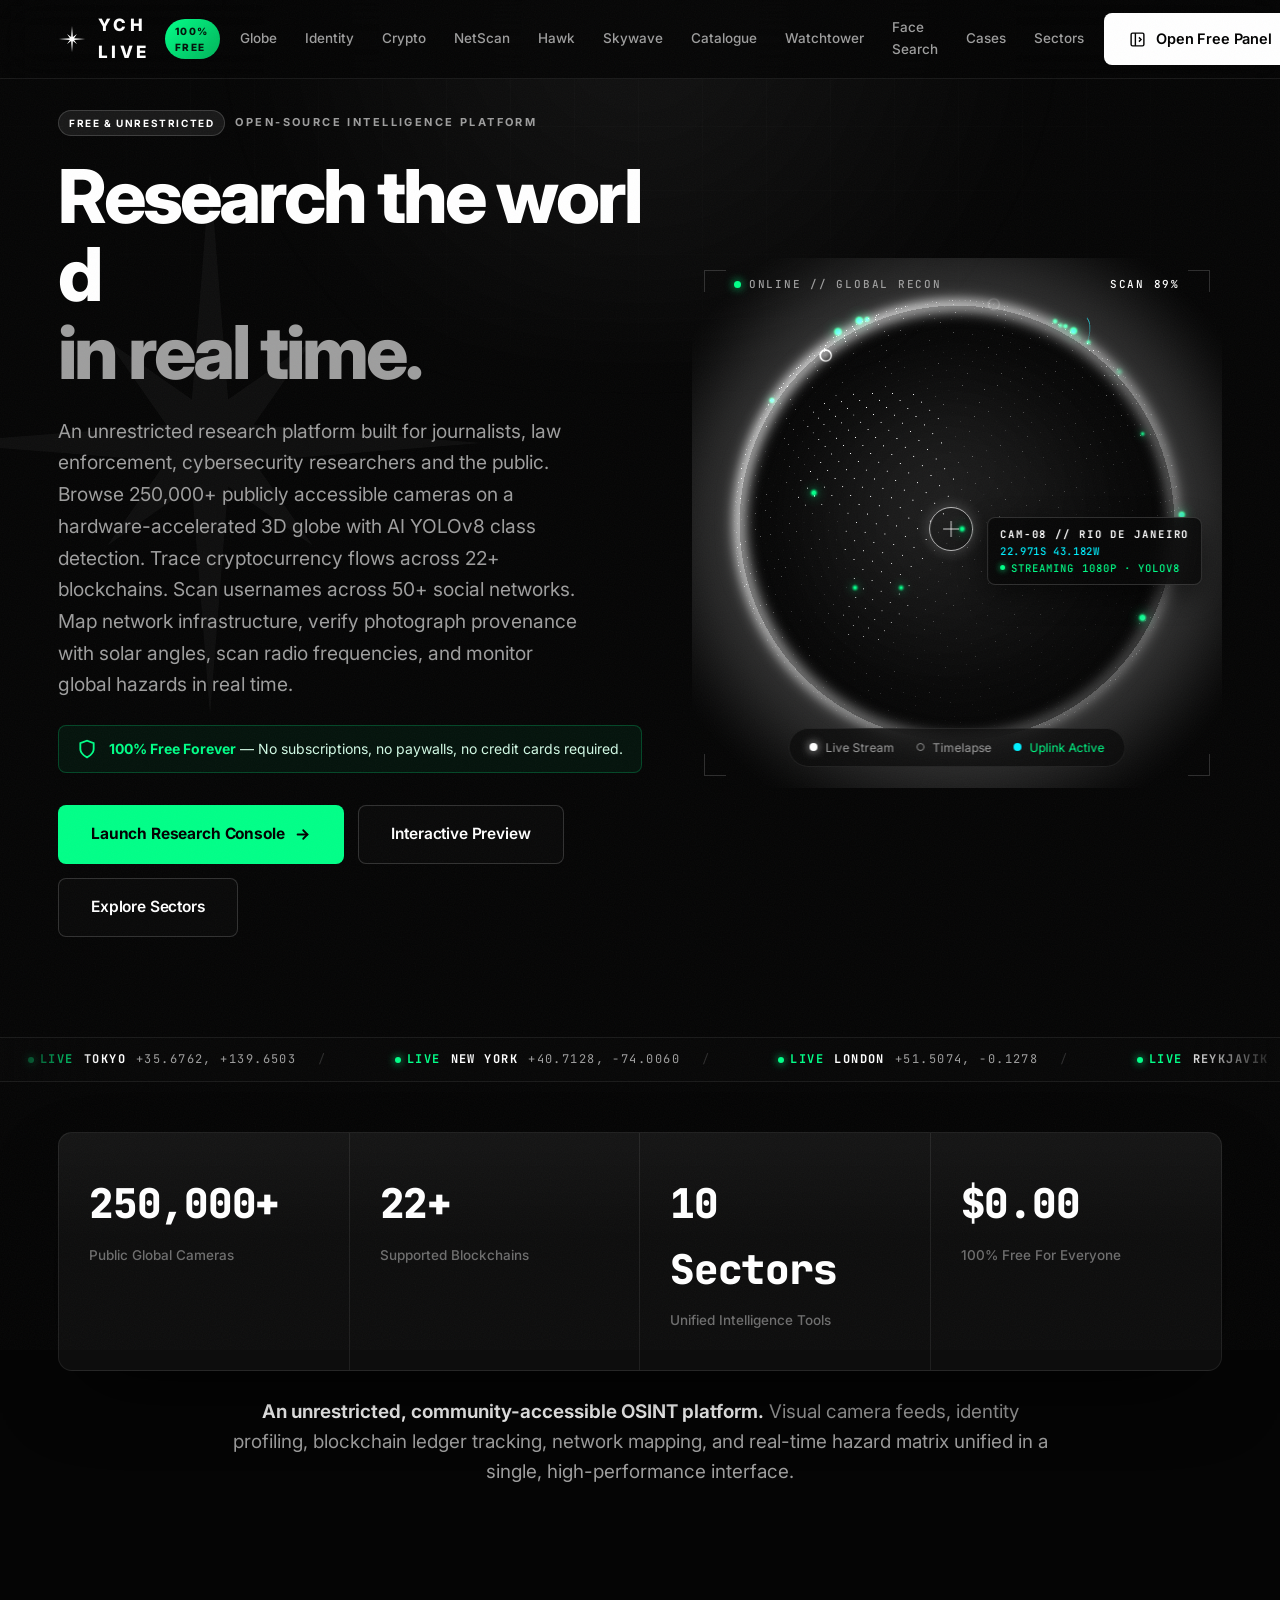
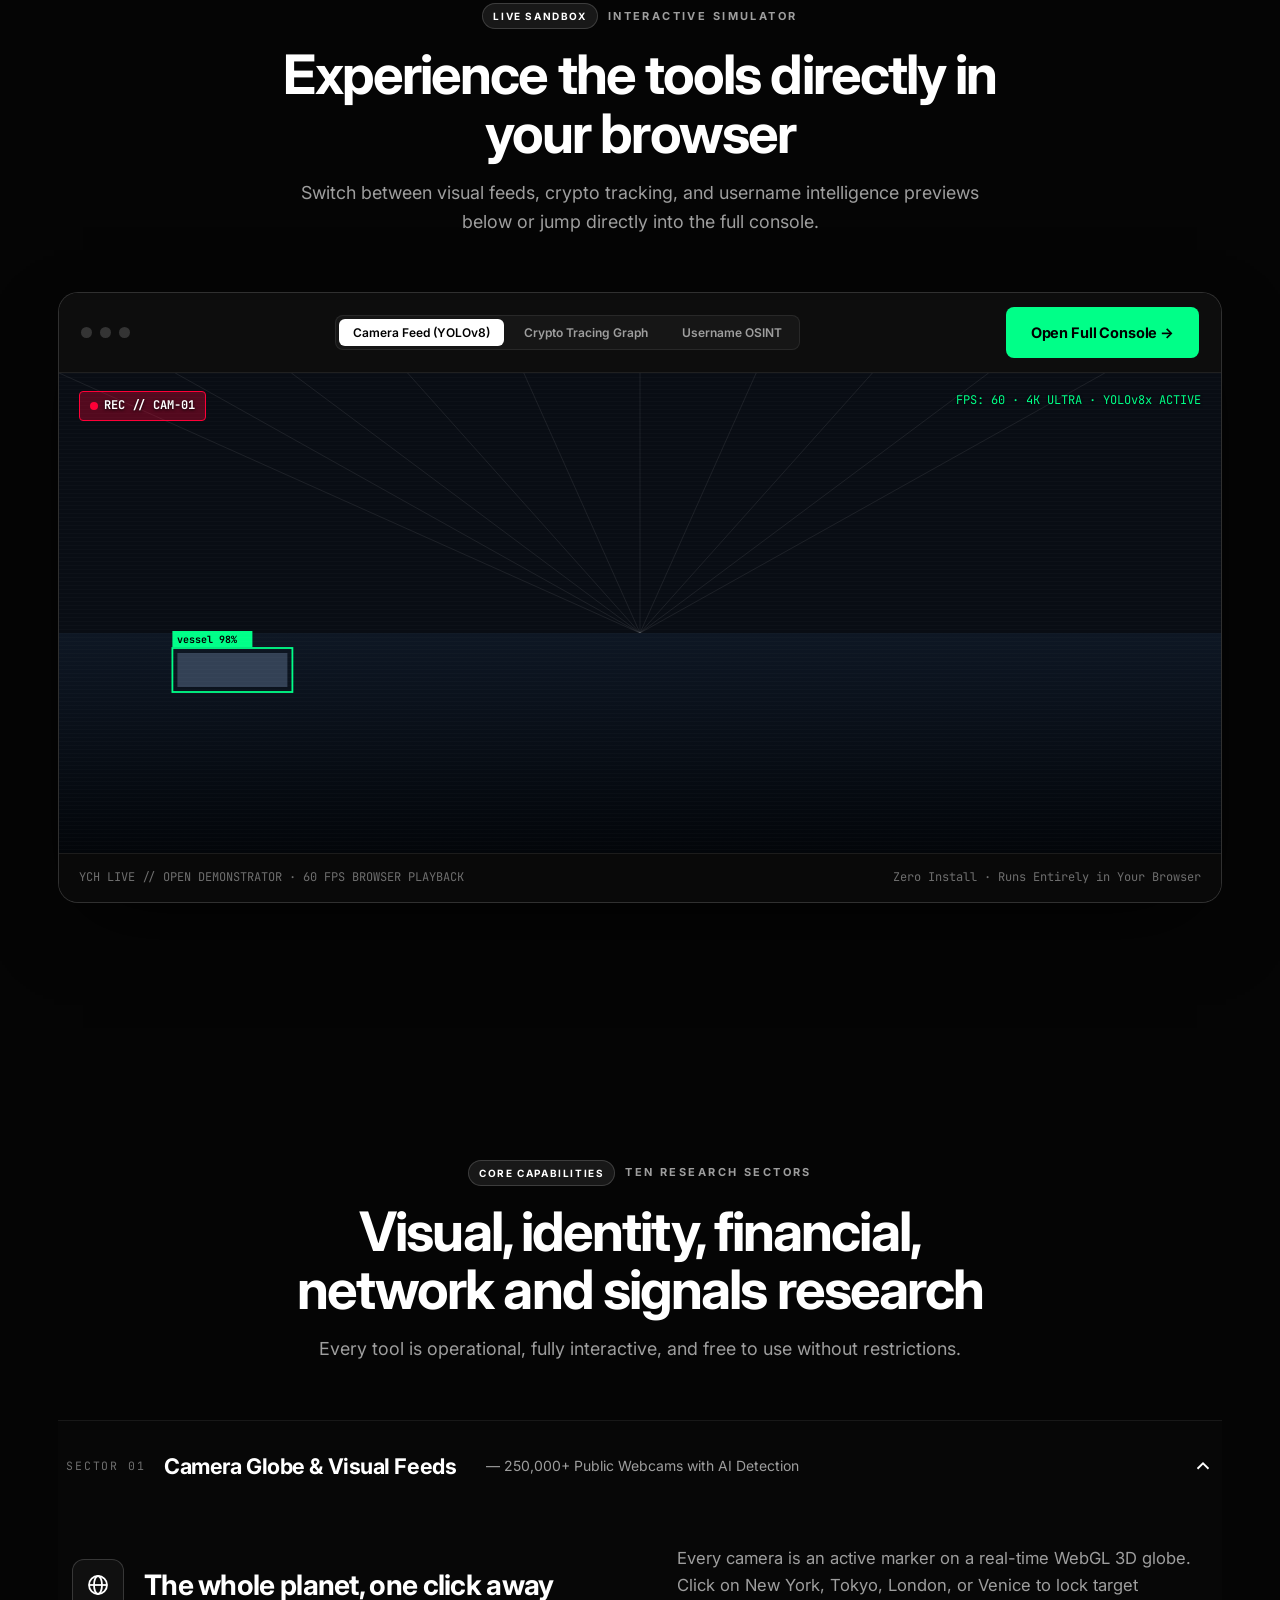
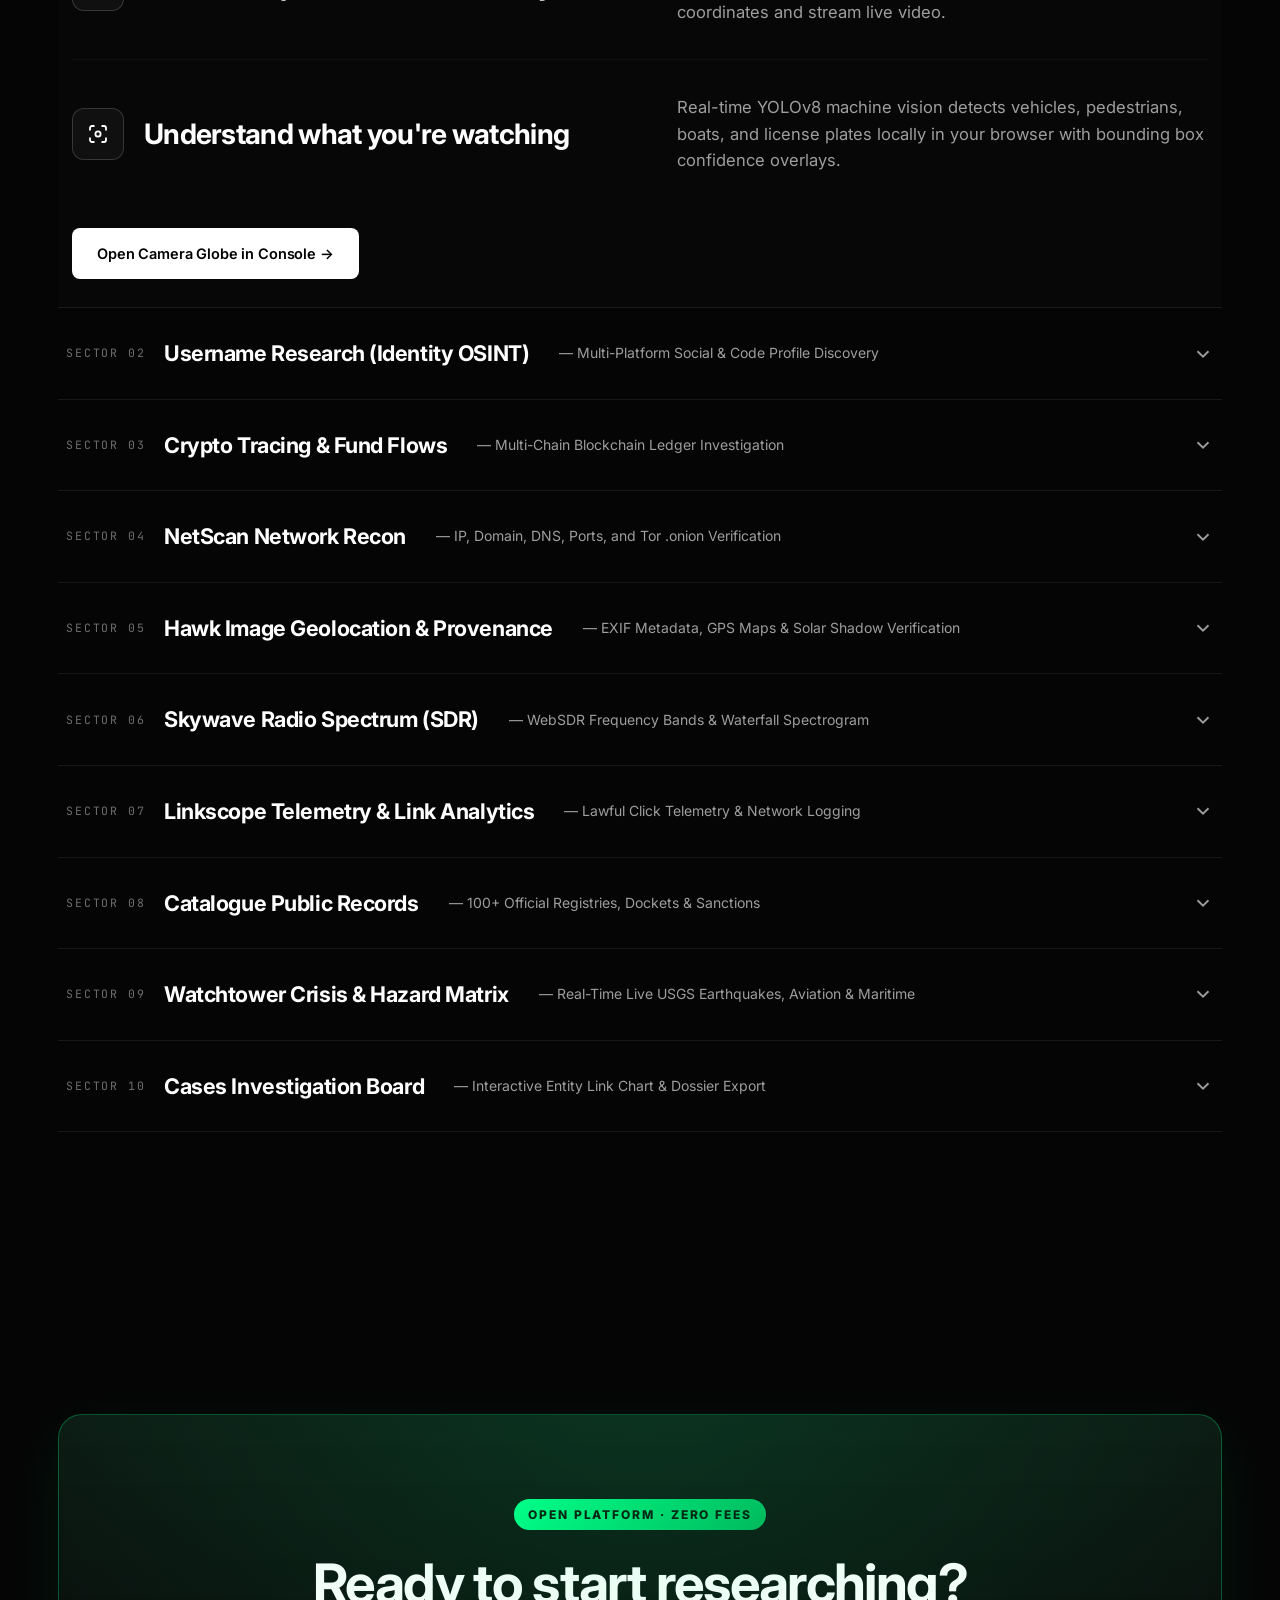
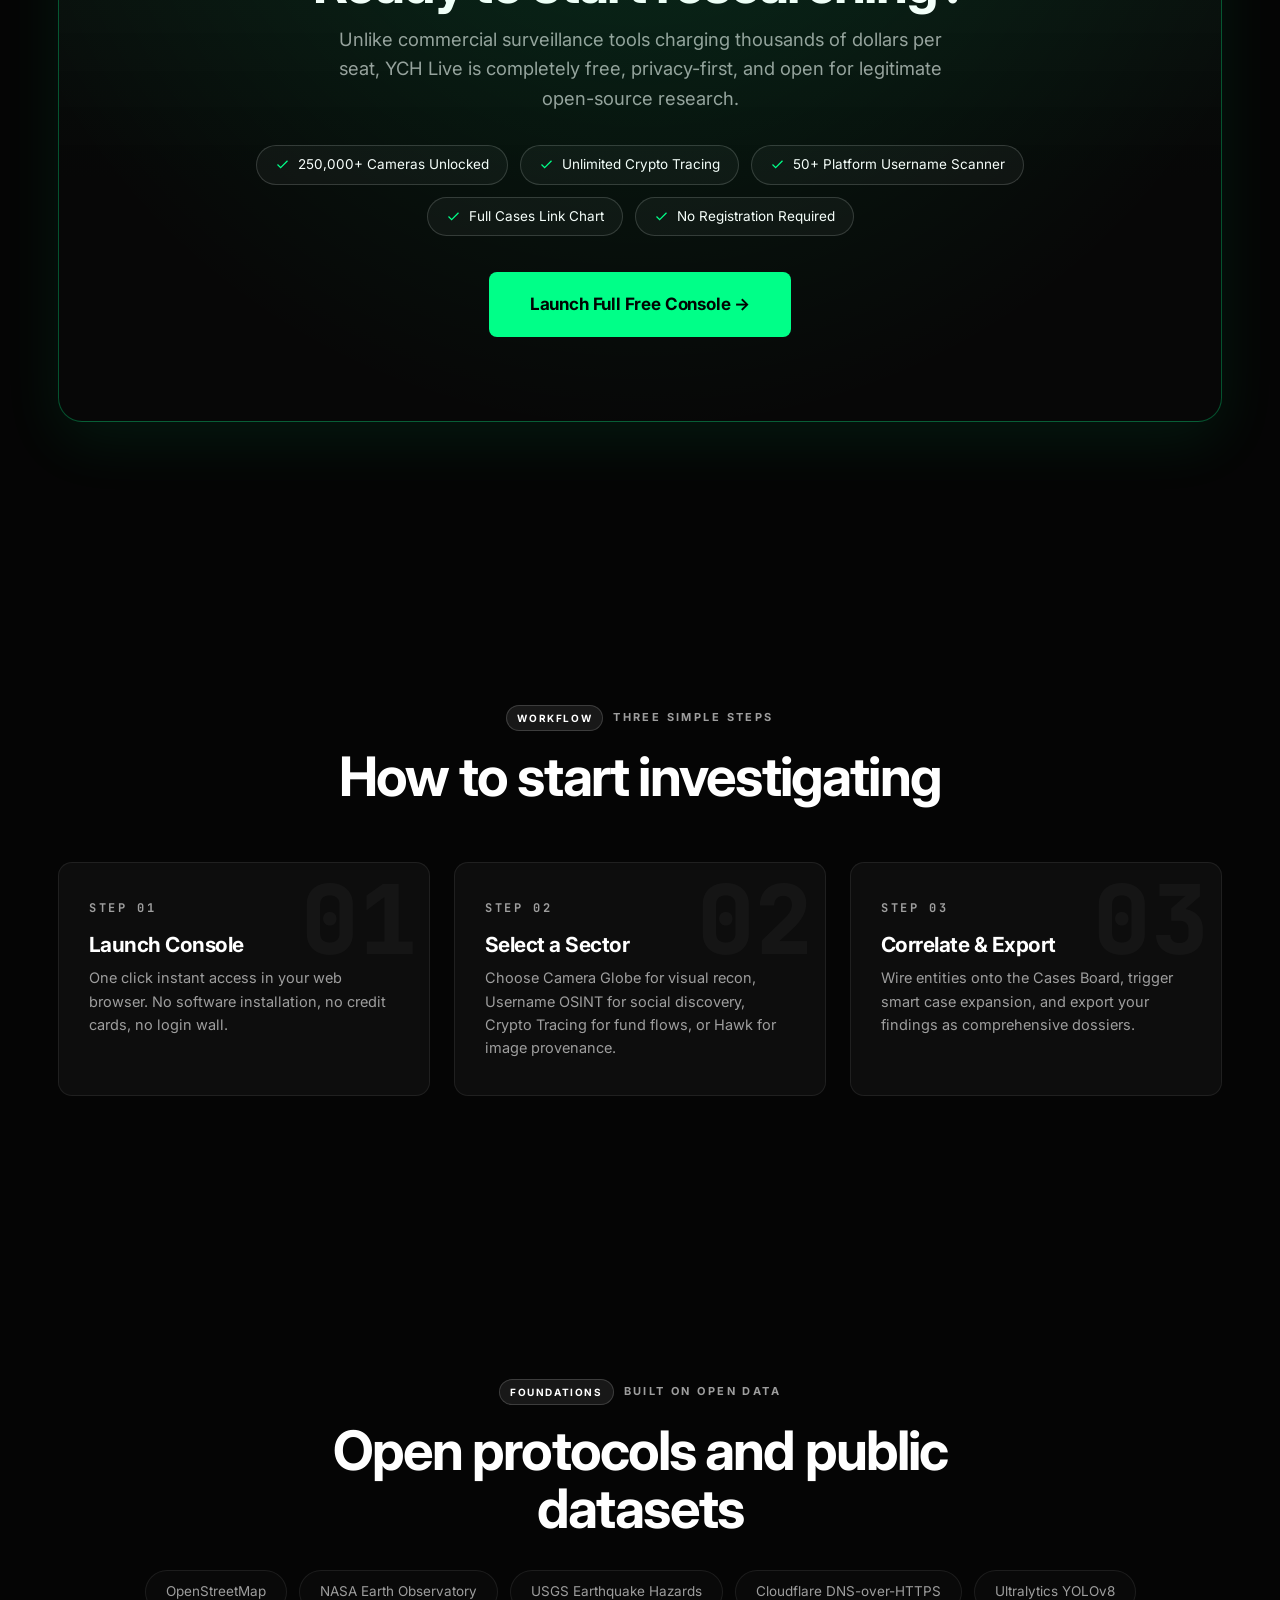
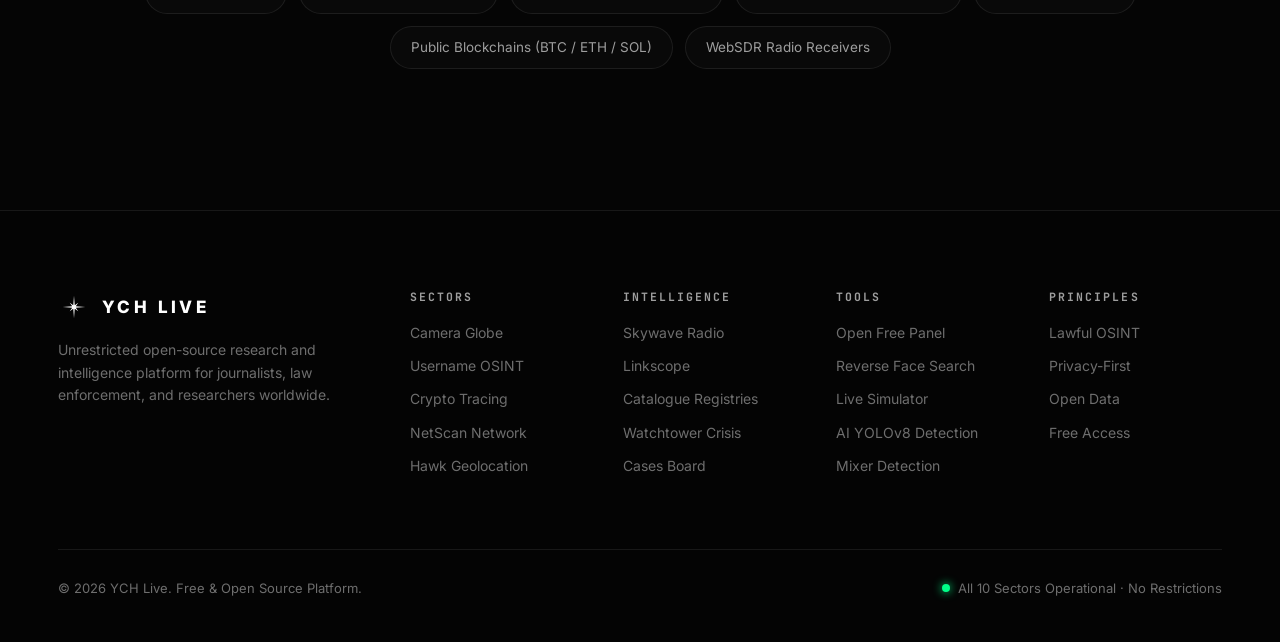
<file: index.html>
<!DOCTYPE html>
<html lang="en">
<head>
  <meta charset="UTF-8" />
  <meta name="viewport" content="width=device-width, initial-scale=1.0" />
  <title>YCH Live - Free & Open Global Research Platform for Journalists, Analysts and the Public</title>
  <meta name="description" content="An open-source intelligence research platform. Ten sectors in one interface: 250,000+ publicly accessible cameras with AI detection, username OSINT, crypto tracing across 22+ blockchains, NetScan network mapper, Hawk image geolocation, Skywave radio spectrum, Linkscope, Catalogue public records, and Watchtower global situational awareness. 100% Free & Open." />
  <meta name="theme-color" content="#050505" />
  <meta name="color-scheme" content="dark" />
  <link rel="icon" href="data:image/svg+xml,%3Csvg xmlns='http://www.w3.org/2000/svg' viewBox='0 0 32 32'%3E%3Cpath d='M31,16 L18.4,17 L21.66,21.66 L17,18.4 L16,31 L15,18.4 L10.34,21.66 L13.6,17 L1,16 L13.6,15 L10.34,10.34 L15,13.6 L16,1 L17,13.6 L21.66,10.34 L18.4,15 Z' fill='%23ffffff'/%3E%3C/svg%3E" />
  
  <link rel="stylesheet" href="css/style.css" />
</head>
<body>
  <div class="bg-fx" aria-hidden="true"></div>
  <div class="ns-grain" aria-hidden="true"></div>
  <div class="ns-progress" aria-hidden="true"></div>

  <!-- NAVIGATION -->
  <header class="nav">
    <div class="container nav-inner">
      <a href="index.html" class="brand" aria-label="YCH Live Home">
        <span class="brand-mark">
          <svg viewBox="0 0 32 32" width="28" height="28" fill="#fff"><path d="M31,16 L18.4,17 L21.66,21.66 L17,18.4 L16,31 L15,18.4 L10.34,21.66 L13.6,17 L1,16 L13.6,15 L10.34,10.34 L15,13.6 L16,1 L17,13.6 L21.66,10.34 L18.4,15 Z"/></svg>
        </span>
        <span class="brand-word">YCH LIVE</span>
        <span class="free-tag">100% FREE</span>
      </a>

      <nav class="nav-links" aria-label="Primary Navigation">
        <a href="#globe">Globe</a>
        <a href="#username-search">Identity</a>
        <a href="#wallet-trace">Crypto</a>
        <a href="#netscan-target">NetScan</a>
        <a href="#hawk-verify">Hawk</a>
        <a href="#sky-freq">Skywave</a>
        <a href="#catalogue">Catalogue</a>
        <a href="#watchtower">Watchtower</a>
        <a href="search.html">Face Search</a>
        <a href="#cases">Cases</a>
        <a href="#features">Sectors</a>
      </nav>

      <div class="nav-actions">
        <a href="panel.html" class="btn btn-primary">
          <svg viewBox="0 0 24 24" fill="none" stroke="currentColor" stroke-width="2"><rect x="3" y="3" width="18" height="18" rx="2"/><path d="M9 3v18"/><path d="M14 9l3 3-3 3"/></svg>
          Open Free Panel
        </a>
        <button class="nav-toggle" id="navToggle" aria-label="Open mobile menu" aria-expanded="false">
          <svg viewBox="0 0 24 24" fill="none" stroke="currentColor" stroke-width="2" stroke-linecap="round"><line x1="3" y1="6" x2="21" y2="6"/><line x1="3" y1="12" x2="21" y2="12"/><line x1="3" y1="18" x2="21" y2="18"/></svg>
        </button>
      </div>
    </div>

    <!-- Mobile Dropdown Menu -->
    <div class="mobile-menu" id="mobileMenu">
      <div class="container">
        <a href="#globe">Globe</a>
        <a href="#username-search">Identity OSINT</a>
        <a href="#wallet-trace">Crypto Tracing</a>
        <a href="#netscan-target">NetScan</a>
        <a href="#hawk-verify">Hawk Geolocation</a>
        <a href="#sky-freq">Skywave Radio</a>
        <a href="#catalogue">Catalogue</a>
        <a href="#watchtower">Watchtower</a>
        <a href="search.html">Reverse Face Search</a>
        <a href="#cases">Cases Board</a>
        <a href="panel.html" class="btn btn-green btn-block" style="margin-top:16px;">Launch Free Research Console &rarr;</a>
      </div>
    </div>
  </header>

  <main id="top">
    <!-- HERO SECTION -->
    <section class="hero">
      <div class="hero-mark-bg" aria-hidden="true">
        <svg viewBox="0 0 32 32" width="100%" height="100%" fill="#fff"><path d="M31,16 L18.4,17 L21.66,21.66 L17,18.4 L16,31 L15,18.4 L10.34,21.66 L13.6,17 L1,16 L13.6,15 L10.34,10.34 L15,13.6 L16,1 L17,13.6 L21.66,10.34 L18.4,15 Z"/></svg>
      </div>

      <div class="container">
        <div class="hero-grid">
          <div class="hero-copy">
            <div class="eyebrow">
              <span class="eyebrow-badge">FREE & UNRESTRICTED</span>
              <span>Open-Source Intelligence Platform</span>
            </div>

            <h1>Research the world<span class="d">in real time.</span></h1>

            <p class="hero-sub">
              An unrestricted research platform built for journalists, law enforcement, cybersecurity researchers and the public. 
              Browse 250,000+ publicly accessible cameras on a hardware-accelerated 3D globe with AI YOLOv8 class detection. Trace cryptocurrency flows across 22+ blockchains. Scan usernames across 50+ social networks. Map network infrastructure, verify photograph provenance with solar angles, scan radio frequencies, and monitor global hazards in real time.
            </p>

            <div class="hero-free-callout">
              <svg width="20" height="20" viewBox="0 0 24 24" fill="none" stroke="#00ff88" stroke-width="2.2"><path d="M12 22s8-4 8-10V5l-8-3-8 3v7c0 6 8 10 8 10z"/></svg>
              <span><b>100% Free Forever</b> &mdash; No subscriptions, no paywalls, no credit cards required.</span>
            </div>

            <div class="hero-cta">
              <a href="panel.html" class="btn btn-green btn-lg">
                Launch Research Console
                <svg viewBox="0 0 24 24" fill="none" stroke="currentColor" stroke-width="2.5" stroke-linecap="round"><path d="M5 12h14"/><path d="M13 6l6 6-6 6"/></svg>
              </a>
              <a href="#preview" class="btn btn-ghost btn-lg">
                Interactive Preview
              </a>
              <a href="#features" class="btn btn-ghost btn-lg">
                Explore Sectors
              </a>
            </div>
          </div>

          <!-- 3D WebGL Globe Centerpiece -->
          <div class="hero-visual">
            <div class="ns-globe-wrap">
              <canvas id="northstar-globe" aria-label="Interactive 3D Earth Globe"></canvas>

              <div class="ns-hud" aria-hidden="true">
                <span class="ns-corner ns-c-tl"></span>
                <span class="ns-corner ns-c-tr"></span>
                <span class="ns-corner ns-c-bl"></span>
                <span class="ns-corner ns-c-br"></span>

                <div class="ns-hud-tl">
                  <span class="ns-live-dot"></span>
                  <span>ONLINE // GLOBAL RECON</span>
                </div>
                <div class="ns-hud-tr">SCAN&nbsp;<span data-ns-scan>94%</span></div>

                <div class="ns-reticle" data-ns-reticle>
                  <span class="ns-ret-ring"></span>
                </div>

                <div class="ns-readout" data-ns-readout>
                  <div class="ns-ro-id" data-ns-id>CAM-01 // NEW YORK</div>
                  <div class="ns-ro-co" data-ns-co>40.758N 73.985W</div>
                  <div class="ns-ro-st"><i></i>STREAMING 1080p &middot; YOLOv8</div>
                </div>
              </div>

              <div class="globe-legend">
                <span><span class="lg-dot lg-live"></span>Live Stream</span>
                <span><span class="lg-dot lg-lapse"></span>Timelapse</span>
                <span style="color:#00ff88;"><span class="lg-dot" style="background:#00f0ff;"></span>Uplink Active</span>
              </div>
            </div>
          </div>
        </div>
      </div>
    </section>

    <!-- LIVE TELEMETRY TICKER -->
    <div data-ns-ticker></div>

    <!-- STATS SUMMARY -->
    <section class="container" style="margin-top: 50px;">
      <div class="stats-card">
        <div class="stat">
          <div class="num">250,000+</div>
          <div class="lbl">Public Global Cameras</div>
        </div>
        <div class="stat">
          <div class="num">22+</div>
          <div class="lbl">Supported Blockchains</div>
        </div>
        <div class="stat">
          <div class="num">10 Sectors</div>
          <div class="lbl">Unified Intelligence Tools</div>
        </div>
        <div class="stat">
          <div class="num">$0.00</div>
          <div class="lbl">100% Free For Everyone</div>
        </div>
      </div>
      <p class="scale-claim">
        <b>An unrestricted, community-accessible OSINT platform.</b> Visual camera feeds, identity profiling, blockchain ledger tracking, network mapping, and real-time hazard matrix unified in a single, high-performance interface.
      </p>
    </section>

    <!-- INTERACTIVE DEMO SANDBOX PREVIEW -->
    <section class="preview-section" id="preview">
      <div class="container">
        <div class="section-head">
          <div class="eyebrow">
            <span class="eyebrow-badge">LIVE SANDBOX</span>
            <span>Interactive Simulator</span>
          </div>
          <h2>Experience the tools directly in your browser</h2>
          <p>Switch between visual feeds, crypto tracking, and username intelligence previews below or jump directly into the full console.</p>
        </div>

        <div class="preview-frame">
          <div class="preview-toolbar">
            <div class="preview-dots">
              <span></span><span></span><span></span>
            </div>
            <div class="preview-tabs">
              <button class="preview-tab-btn active" data-mode="camera">Camera Feed (YOLOv8)</button>
              <button class="preview-tab-btn" data-mode="crypto">Crypto Tracing Graph</button>
              <button class="preview-tab-btn" data-mode="osint">Username OSINT</button>
            </div>
            <div>
              <a href="panel.html" class="btn btn-green btn-sm">Open Full Console &rarr;</a>
            </div>
          </div>

          <div class="preview-screen" id="previewScreenView">
            <div class="cam-screen-view">
              <canvas id="landingPreviewCanvas" class="cam-feed-canvas"></canvas>
              <div class="cam-overlay-hud">
                <span class="cam-rec-badge">REC // CAM-01</span>
                <span style="color:#00ff88;font-family:var(--font-mono);">FPS: 60 &middot; 4K ULTRA &middot; YOLOv8x ACTIVE</span>
              </div>
            </div>
          </div>

          <div class="preview-caption">
            <span>YCH LIVE // OPEN DEMONSTRATOR &middot; 60 FPS BROWSER PLAYBACK</span>
            <span>Zero Install &middot; Runs Entirely in Your Browser</span>
          </div>
        </div>
      </div>
    </section>

    <!-- NINE CORE SECTORS + CASES -->
    <section class="pad" id="features">
      <div class="container">
        <div class="section-head">
          <div class="eyebrow">
            <span class="eyebrow-badge">CORE CAPABILITIES</span>
            <span>Ten Research Sectors</span>
          </div>
          <h2>Visual, identity, financial, network and signals research</h2>
          <p>Every tool is operational, fully interactive, and free to use without restrictions.</p>
        </div>

        <div class="feature-list">
          <!-- Sector 1 -->
          <details class="sector-block" id="globe" open>
            <summary>
              <span class="sector-count">SECTOR 01</span>
              <span class="sector-label">Camera Globe &amp; Visual Feeds</span>
              <span class="sector-tagline">&mdash; 250,000+ Public Webcams with AI Detection</span>
              <svg class="sector-chevron" viewBox="0 0 24 24" fill="none" stroke="currentColor" stroke-width="2"><polyline points="6 9 12 15 18 9"/></svg>
            </summary>
            <div class="sector-body">
              <div class="frow">
                <div class="frow-head">
                  <div class="icon-chip"><svg viewBox="0 0 24 24" fill="none" stroke="currentColor" stroke-width="1.8"><circle cx="12" cy="12" r="9"/><ellipse cx="12" cy="12" rx="4" ry="9"/><line x1="3" y1="12" x2="21" y2="12"/></svg></div>
                  <h3>The whole planet, one click away</h3>
                </div>
                <p>Every camera is an active marker on a real-time WebGL 3D globe. Click on New York, Tokyo, London, or Venice to lock target coordinates and stream live video.</p>
              </div>
              <div class="frow">
                <div class="frow-head">
                  <div class="icon-chip"><svg viewBox="0 0 24 24" fill="none" stroke="currentColor" stroke-width="1.8"><path d="M4 8.5 V6 a2 2 0 0 1 2-2 h2.5"/><path d="M15.5 4 H18 a2 2 0 0 1 2 2 v2.5"/><path d="M20 15.5 V18 a2 2 0 0 1-2 2 h-2.5"/><path d="M8.5 20 H6 a2 2 0 0 1-2-2 v-2.5"/><circle cx="12" cy="12" r="2.6"/></svg></div>
                  <h3>Understand what you're watching</h3>
                </div>
                <p>Real-time YOLOv8 machine vision detects vehicles, pedestrians, boats, and license plates locally in your browser with bounding box confidence overlays.</p>
              </div>
              <div style="margin-top:20px;">
                <a href="panel.html#sector-globe" class="btn btn-primary">Open Camera Globe in Console &rarr;</a>
              </div>
            </div>
          </details>

          <!-- Sector 2 -->
          <details class="sector-block" id="username-search">
            <summary>
              <span class="sector-count">SECTOR 02</span>
              <span class="sector-label">Username Research (Identity OSINT)</span>
              <span class="sector-tagline">&mdash; Multi-Platform Social &amp; Code Profile Discovery</span>
              <svg class="sector-chevron" viewBox="0 0 24 24" fill="none" stroke="currentColor" stroke-width="2"><polyline points="6 9 12 15 18 9"/></svg>
            </summary>
            <div class="sector-body">
              <div class="frow">
                <div class="frow-head">
                  <div class="icon-chip"><svg viewBox="0 0 24 24" fill="none" stroke="currentColor" stroke-width="1.8"><circle cx="11" cy="7" r="3"/><path d="M7 11c-1-1.5-2-3.5-2-5 0-3.3 2.7-6 6-6s6 2.7 6 6c0 1.5-1 3.5-2 5"/><path d="M7 20h10c1.1 0 2-.9 2-2v-3c0-2.2-2.2-4-5-4h-4c-2.8 0-5 1.8-5 4v3c0 1.1.9 2 2 2z"/></svg></div>
                  <h3>Cross-examine any handle across 50+ networks</h3>
                </div>
                <p>Input a handle and YCH Live queries GitHub, Reddit, Twitter/X, Telegram, YouTube, Steam, and Wikipedia simultaneously, providing direct profile links and status verification.</p>
              </div>
              <div style="margin-top:20px;">
                <a href="panel.html#sector-username" class="btn btn-primary">Launch Username OSINT Tool &rarr;</a>
              </div>
            </div>
          </details>

          <!-- Sector 3 -->
          <details class="sector-block" id="wallet-trace">
            <summary>
              <span class="sector-count">SECTOR 03</span>
              <span class="sector-label">Crypto Tracing &amp; Fund Flows</span>
              <span class="sector-tagline">&mdash; Multi-Chain Blockchain Ledger Investigation</span>
              <svg class="sector-chevron" viewBox="0 0 24 24" fill="none" stroke="currentColor" stroke-width="2"><polyline points="6 9 12 15 18 9"/></svg>
            </summary>
            <div class="sector-body">
              <div class="frow">
                <div class="frow-head">
                  <div class="icon-chip"><svg viewBox="0 0 24 24" fill="none" stroke="currentColor" stroke-width="1.8"><rect x="2" y="6" width="20" height="13" rx="2"/><path d="M2 10h20"/><circle cx="17.5" cy="14.5" r="1.5"/></svg></div>
                  <h3>Follow the money hop-by-hop on an interactive canvas</h3>
                </div>
                <p>Map transactions across Bitcoin, Ethereum, Solana, and EVM chains. Flag known exchange off-ramps (Binance, Coinbase) and mixer contracts (Tornado Cash).</p>
              </div>
              <div style="margin-top:20px;">
                <a href="panel.html#sector-crypto" class="btn btn-primary">Launch Crypto Tracing Canvas &rarr;</a>
              </div>
            </div>
          </details>

          <!-- Sector 4 -->
          <details class="sector-block" id="netscan-target">
            <summary>
              <span class="sector-count">SECTOR 04</span>
              <span class="sector-label">NetScan Network Recon</span>
              <span class="sector-tagline">&mdash; IP, Domain, DNS, Ports, and Tor .onion Verification</span>
              <svg class="sector-chevron" viewBox="0 0 24 24" fill="none" stroke="currentColor" stroke-width="2"><polyline points="6 9 12 15 18 9"/></svg>
            </summary>
            <div class="sector-body">
              <div class="frow">
                <div class="frow-head">
                  <div class="icon-chip"><svg viewBox="0 0 24 24" fill="none" stroke="currentColor" stroke-width="1.8"><circle cx="12" cy="12" r="9"/><circle cx="12" cy="5.5" r="2"/></svg></div>
                  <h3>Know who owns and operates a server instantly</h3>
                </div>
                <p>Resolve DNS-over-HTTPS records (A, AAAA, MX, TXT, NS), inspect ASN registry owners, review exposed ports (80, 443, 22), TLS certificate issuers, and test cryptographic Tor .onion v3 addresses.</p>
              </div>
              <div style="margin-top:20px;">
                <a href="panel.html#sector-netscan" class="btn btn-primary">Open NetScan in Console &rarr;</a>
              </div>
            </div>
          </details>

          <!-- Sector 5 -->
          <details class="sector-block" id="hawk-verify">
            <summary>
              <span class="sector-count">SECTOR 05</span>
              <span class="sector-label">Hawk Image Geolocation &amp; Provenance</span>
              <span class="sector-tagline">&mdash; EXIF Metadata, GPS Maps &amp; Solar Shadow Verification</span>
              <svg class="sector-chevron" viewBox="0 0 24 24" fill="none" stroke="currentColor" stroke-width="2"><polyline points="6 9 12 15 18 9"/></svg>
            </summary>
            <div class="sector-body">
              <div class="frow">
                <div class="frow-head">
                  <div class="icon-chip"><svg viewBox="0 0 24 24" fill="none" stroke="currentColor" stroke-width="1.8"><path d="M2 8.5c3.2-1.1 6-0.6 8.2 1.4"/><path d="M22 8.5c-3.2-1.1-6-0.6-8.2 1.4"/><circle cx="12" cy="12" r="3"/></svg></div>
                  <h3>Prove where and when a photograph was taken</h3>
                </div>
                <p>Upload an image to extract embedded EXIF coordinates, camera gear details, exposure timestamps, and calculate solar azimuth and elevation to verify true shadow angles.</p>
              </div>
              <div style="margin-top:20px;">
                <a href="panel.html#sector-hawk" class="btn btn-primary">Launch Hawk Geolocation &rarr;</a>
              </div>
            </div>
          </details>

          <!-- Sector 6 -->
          <details class="sector-block" id="sky-freq">
            <summary>
              <span class="sector-count">SECTOR 06</span>
              <span class="sector-label">Skywave Radio Spectrum (SDR)</span>
              <span class="sector-tagline">&mdash; WebSDR Frequency Bands &amp; Waterfall Spectrogram</span>
              <svg class="sector-chevron" viewBox="0 0 24 24" fill="none" stroke="currentColor" stroke-width="2"><polyline points="6 9 12 15 18 9"/></svg>
            </summary>
            <div class="sector-body">
              <div class="frow">
                <div class="frow-head">
                  <div class="icon-chip"><svg viewBox="0 0 24 24" fill="none" stroke="currentColor" stroke-width="1.8"><path d="M3 12h3l3-7 4 14 3-7h5"/></svg></div>
                  <h3>Tune into the global radio spectrum in real time</h3>
                </div>
                <p>Tune through VHF Aviation, Coastal Maritime Distress (156.800 MHz), Shortwave HF broadcasters, and amateur radio with live Web Audio synthesizer emulation and waterfall spectrogram.</p>
              </div>
              <div style="margin-top:20px;">
                <a href="panel.html#sector-skywave" class="btn btn-primary">Open Skywave Radio Tuner &rarr;</a>
              </div>
            </div>
          </details>

          <!-- Sector 7 -->
          <details class="sector-block" id="linkscope">
            <summary>
              <span class="sector-count">SECTOR 07</span>
              <span class="sector-label">Linkscope Telemetry &amp; Link Analytics</span>
              <span class="sector-tagline">&mdash; Lawful Click Telemetry &amp; Network Logging</span>
              <svg class="sector-chevron" viewBox="0 0 24 24" fill="none" stroke="currentColor" stroke-width="2"><polyline points="6 9 12 15 18 9"/></svg>
            </summary>
            <div class="sector-body">
              <div class="frow">
                <div class="frow-head">
                  <div class="icon-chip"><svg viewBox="0 0 24 24" fill="none" stroke="currentColor" stroke-width="1.8"><path d="M10 13a5 5 0 0 0 7.1 0l2.1-2.1a5 5 0 0 0-7.1-7.1L10.9 5"/><path d="M14 11a5 5 0 0 0-7.1 0l-2.1 2.1a5 5 0 0 0 7.1 7.1l1.2-1.2"/></svg></div>
                  <h3>Generate tracking links for authorized research</h3>
                </div>
                <p>Create decoy research URLs and inspect real-time visit telemetry: IP lookup, ISP, device type, operating system, screen dimensions, and referral source.</p>
              </div>
              <div style="margin-top:20px;">
                <a href="panel.html#sector-linkscope" class="btn btn-primary">Open Linkscope Tool &rarr;</a>
              </div>
            </div>
          </details>

          <!-- Sector 8 -->
          <details class="sector-block" id="catalogue">
            <summary>
              <span class="sector-count">SECTOR 08</span>
              <span class="sector-label">Catalogue Public Records</span>
              <span class="sector-tagline">&mdash; 100+ Official Registries, Dockets &amp; Sanctions</span>
              <svg class="sector-chevron" viewBox="0 0 24 24" fill="none" stroke="currentColor" stroke-width="2"><polyline points="6 9 12 15 18 9"/></svg>
            </summary>
            <div class="sector-body">
              <div class="frow">
                <div class="frow-head">
                  <div class="icon-chip"><svg viewBox="0 0 24 24" fill="none" stroke="currentColor" stroke-width="1.8"><rect x="3" y="4" width="18" height="5" rx="1"/><rect x="3" y="11" width="18" height="9" rx="1"/><line x1="9" y1="15" x2="15" y2="15"/></svg></div>
                  <h3>One search across 100+ official registries</h3>
                </div>
                <p>Cross-reference SEC EDGAR, UK Companies House, OpenCorporates, OFAC Sanctions, and court dockets with direct provenance verification.</p>
              </div>
              <div style="margin-top:20px;">
                <a href="panel.html#sector-catalogue" class="btn btn-primary">Open Catalogue Search &rarr;</a>
              </div>
            </div>
          </details>

          <!-- Sector 9 -->
          <details class="sector-block" id="watchtower">
            <summary>
              <span class="sector-count">SECTOR 09</span>
              <span class="sector-label">Watchtower Crisis &amp; Hazard Matrix</span>
              <span class="sector-tagline">&mdash; Real-Time Live USGS Earthquakes, Aviation &amp; Maritime</span>
              <svg class="sector-chevron" viewBox="0 0 24 24" fill="none" stroke="currentColor" stroke-width="2"><polyline points="6 9 12 15 18 9"/></svg>
            </summary>
            <div class="sector-body">
              <div class="frow">
                <div class="frow-head">
                  <div class="icon-chip"><svg viewBox="0 0 24 24" fill="none" stroke="currentColor" stroke-width="1.8"><circle cx="12" cy="12" r="9"/><ellipse cx="12" cy="12" rx="4" ry="9"/><line x1="3" y1="12" x2="21" y2="12"/></svg></div>
                  <h3>Live global situational awareness</h3>
                </div>
                <p>Pulls live data directly from official feeds: earthquakes via USGS GeoJSON, flight corridors via ADS-B networks, and maritime chokepoints.</p>
              </div>
              <div style="margin-top:20px;">
                <a href="panel.html#sector-watchtower" class="btn btn-primary">Open Watchtower Feed &rarr;</a>
              </div>
            </div>
          </details>

          <!-- Sector 10 -->
          <details class="sector-block" id="cases">
            <summary>
              <span class="sector-count">SECTOR 10</span>
              <span class="sector-label">Cases Investigation Board</span>
              <span class="sector-tagline">&mdash; Interactive Entity Link Chart &amp; Dossier Export</span>
              <svg class="sector-chevron" viewBox="0 0 24 24" fill="none" stroke="currentColor" stroke-width="2"><polyline points="6 9 12 15 18 9"/></svg>
            </summary>
            <div class="sector-body">
              <div class="frow">
                <div class="frow-head">
                  <div class="icon-chip"><svg viewBox="0 0 24 24" fill="none" stroke="currentColor" stroke-width="1.8"><circle cx="6" cy="7" r="2.4"/><circle cx="18" cy="6" r="2.4"/><circle cx="12" cy="17" r="2.4"/><line x1="8" y1="8.4" x2="10.4" y2="15"/><line x1="16.2" y1="7.8" x2="13.6" y2="15.2"/></svg></div>
                  <h3>Every lead wired together on an interactive link chart</h3>
                </div>
                <p>Connect persons, phone numbers, crypto wallets, and vehicles with relationship arrows. Run "Smart Case Expansion" and export complete investigation dossiers.</p>
              </div>
              <div style="margin-top:20px;">
                <a href="panel.html#sector-cases" class="btn btn-primary">Open Cases Board &rarr;</a>
              </div>
            </div>
          </details>
        </div>
      </div>
    </section>

    <!-- FREE ANNOUNCEMENT CTA -->
    <section class="pad" id="free-access">
      <div class="container">
        <div class="free-announcement-card">
          <span class="free-tag" style="font-size:12px;padding:6px 14px;margin-bottom:12px;">OPEN PLATFORM &middot; ZERO FEES</span>
          <h2>Ready to start researching?</h2>
          <p>Unlike commercial surveillance tools charging thousands of dollars per seat, YCH Live is completely free, privacy-first, and open for legitimate open-source research.</p>

          <div class="free-features-pills">
            <span class="free-pill"><svg viewBox="0 0 24 24" fill="none" stroke="currentColor" stroke-width="2"><polyline points="20 6 9 17 4 12"/></svg> 250,000+ Cameras Unlocked</span>
            <span class="free-pill"><svg viewBox="0 0 24 24" fill="none" stroke="currentColor" stroke-width="2"><polyline points="20 6 9 17 4 12"/></svg> Unlimited Crypto Tracing</span>
            <span class="free-pill"><svg viewBox="0 0 24 24" fill="none" stroke="currentColor" stroke-width="2"><polyline points="20 6 9 17 4 12"/></svg> 50+ Platform Username Scanner</span>
            <span class="free-pill"><svg viewBox="0 0 24 24" fill="none" stroke="currentColor" stroke-width="2"><polyline points="20 6 9 17 4 12"/></svg> Full Cases Link Chart</span>
            <span class="free-pill"><svg viewBox="0 0 24 24" fill="none" stroke="currentColor" stroke-width="2"><polyline points="20 6 9 17 4 12"/></svg> No Registration Required</span>
          </div>

          <div>
            <a href="panel.html" class="btn btn-green btn-lg" style="font-size:17px;padding:18px 40px;">
              Launch Full Free Console &rarr;
            </a>
          </div>
        </div>
      </div>
    </section>

    <!-- HOW IT WORKS -->
    <section class="pad" id="how">
      <div class="container">
        <div class="section-head">
          <div class="eyebrow">
            <span class="eyebrow-badge">WORKFLOW</span>
            <span>Three Simple Steps</span>
          </div>
          <h2>How to start investigating</h2>
        </div>
        <div class="steps">
          <div class="step">
            <span class="ghost">01</span>
            <div class="no">STEP 01</div>
            <h3>Launch Console</h3>
            <p>One click instant access in your web browser. No software installation, no credit cards, no login wall.</p>
          </div>
          <div class="step">
            <span class="ghost">02</span>
            <div class="no">STEP 02</div>
            <h3>Select a Sector</h3>
            <p>Choose Camera Globe for visual recon, Username OSINT for social discovery, Crypto Tracing for fund flows, or Hawk for image provenance.</p>
          </div>
          <div class="step">
            <span class="ghost">03</span>
            <div class="no">STEP 03</div>
            <h3>Correlate &amp; Export</h3>
            <p>Wire entities onto the Cases Board, trigger smart case expansion, and export your findings as comprehensive dossiers.</p>
          </div>
        </div>
      </div>
    </section>

    <!-- TRUSTED OPEN DATA SOURCES -->
    <section class="pad sources">
      <div class="container">
        <div class="section-head" style="margin-bottom:0;">
          <div class="eyebrow">
            <span class="eyebrow-badge">FOUNDATIONS</span>
            <span>Built on Open Data</span>
          </div>
          <h2>Open protocols and public datasets</h2>
        </div>
        <div class="badges">
          <span class="badge">OpenStreetMap</span>
          <span class="badge">NASA Earth Observatory</span>
          <span class="badge">USGS Earthquake Hazards</span>
          <span class="badge">Cloudflare DNS-over-HTTPS</span>
          <span class="badge">Ultralytics YOLOv8</span>
          <span class="badge">Public Blockchains (BTC / ETH / SOL)</span>
          <span class="badge">WebSDR Radio Receivers</span>
        </div>
      </div>
    </section>
  </main>

  <!-- FOOTER -->
  <footer class="footer">
    <div class="container">
      <div class="foot-grid">
        <div class="foot-brand">
          <div class="brand">
            <span class="brand-mark">
              <svg viewBox="0 0 32 32" width="24" height="24" fill="#fff"><path d="M31,16 L18.4,17 L21.66,21.66 L17,18.4 L16,31 L15,18.4 L10.34,21.66 L13.6,17 L1,16 L13.6,15 L10.34,10.34 L15,13.6 L16,1 L17,13.6 L21.66,10.34 L18.4,15 Z"/></svg>
            </span>
            <span class="brand-word">YCH LIVE</span>
          </div>
          <p>Unrestricted open-source research and intelligence platform for journalists, law enforcement, and researchers worldwide.</p>
        </div>
        <div class="foot-col">
          <h4>Sectors</h4>
          <a href="panel.html#sector-globe">Camera Globe</a>
          <a href="panel.html#sector-username">Username OSINT</a>
          <a href="panel.html#sector-crypto">Crypto Tracing</a>
          <a href="panel.html#sector-netscan">NetScan Network</a>
          <a href="panel.html#sector-hawk">Hawk Geolocation</a>
        </div>
        <div class="foot-col">
          <h4>Intelligence</h4>
          <a href="panel.html#sector-skywave">Skywave Radio</a>
          <a href="panel.html#sector-linkscope">Linkscope</a>
          <a href="panel.html#sector-catalogue">Catalogue Registries</a>
          <a href="panel.html#sector-watchtower">Watchtower Crisis</a>
          <a href="panel.html#sector-cases">Cases Board</a>
        </div>
        <div class="foot-col">
          <h4>Tools</h4>
          <a href="panel.html">Open Free Panel</a>
          <a href="search.html">Reverse Face Search</a>
          <a href="#preview">Live Simulator</a>
          <a href="#globe">AI YOLOv8 Detection</a>
          <a href="#wallet-trace">Mixer Detection</a>
        </div>
        <div class="foot-col">
          <h4>Principles</h4>
          <a href="#">Lawful OSINT</a>
          <a href="#">Privacy-First</a>
          <a href="#">Open Data</a>
          <a href="#">Free Access</a>
        </div>
      </div>

      <div class="foot-bottom">
        <span>&copy; 2026 YCH Live. Free &amp; Open Source Platform.</span>
        <span class="status"><span class="live-dot"></span> All 10 Sectors Operational &middot; No Restrictions</span>
      </div>
    </div>
  </footer>

  <script src="js/globe.js"></script>
  <script src="js/landing.js"></script>
  <script>
    // Boot landing page globe centerpiece
    document.addEventListener("DOMContentLoaded", function () {
      var canvas = document.getElementById("northstar-globe");
      if (canvas && window.NorthStarGlobe) {
        NorthStarGlobe.create(canvas, {
          onSelectCamera: function (cam) {
            window.location.href = "panel.html#sector-globe";
          }
        });
      }
    });
  </script>
</body>
</html>
</file>
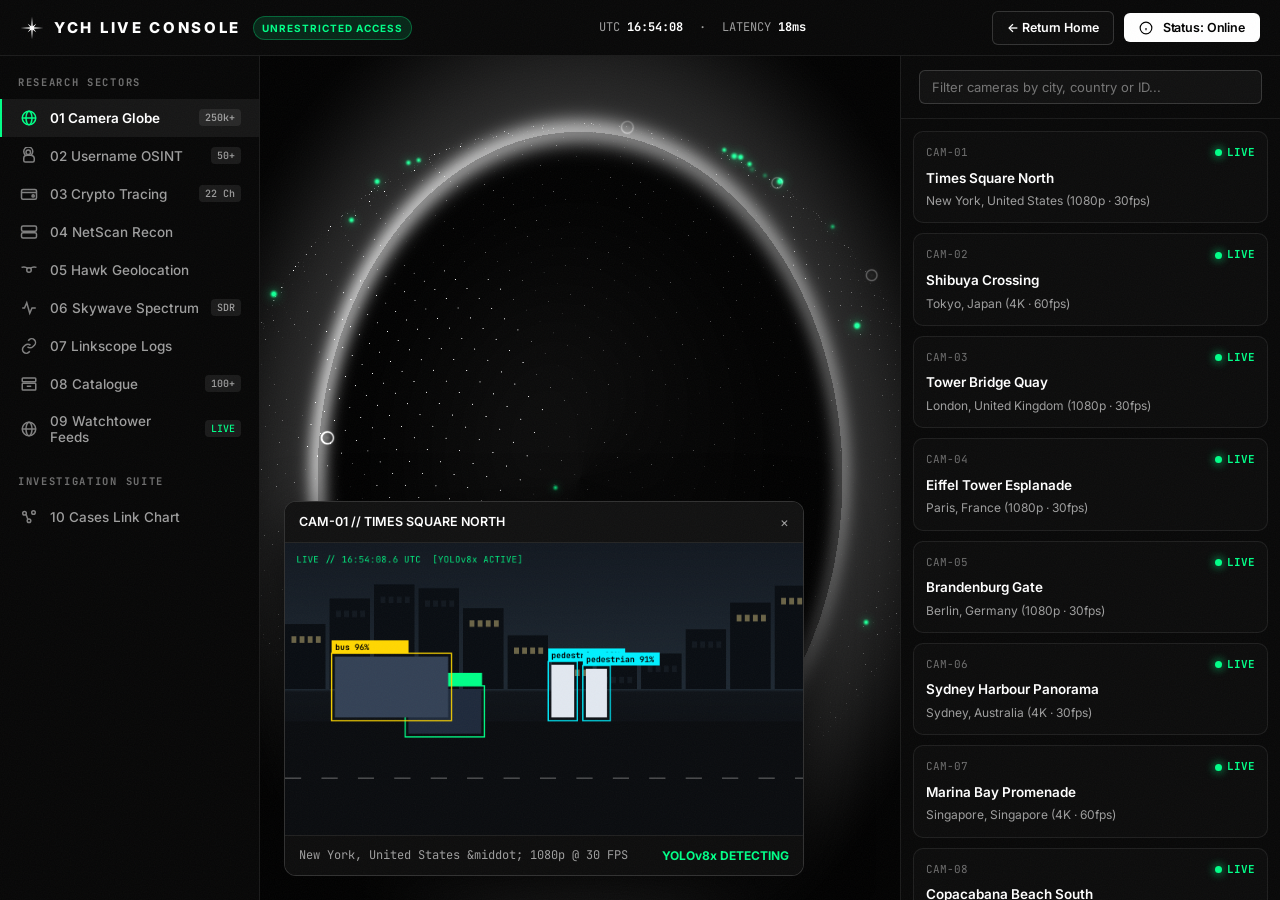
<file: panel.html>
<!DOCTYPE html>
<html lang="en">
<head>
  <meta charset="UTF-8" />
  <meta name="viewport" content="width=device-width, initial-scale=1.0" />
  <title>YCH Live - Intelligence & Research Console (Free Access)</title>
  <meta name="theme-color" content="#030303" />
  <meta name="color-scheme" content="dark" />
  <link rel="icon" href="data:image/svg+xml,%3Csvg xmlns='http://www.w3.org/2000/svg' viewBox='0 0 32 32'%3E%3Cpath d='M31,16 L18.4,17 L21.66,21.66 L17,18.4 L16,31 L15,18.4 L10.34,21.66 L13.6,17 L1,16 L13.6,15 L10.34,10.34 L15,13.6 L16,1 L17,13.6 L21.66,10.34 L18.4,15 Z' fill='%23ffffff'/%3E%3C/svg%3E" />

  <link rel="stylesheet" href="css/style.css" />
  <link rel="stylesheet" href="css/panel.css" />
</head>
<body class="panel-app">
  <div class="ns-grain" aria-hidden="true"></div>

  <!-- TOP HEADER -->
  <header class="panel-header">
    <div class="panel-brand">
      <a href="index.html" style="display:flex;align-items:center;gap:10px;">
        <svg viewBox="0 0 32 32" width="24" height="24" fill="#fff"><path d="M31,16 L18.4,17 L21.66,21.66 L17,18.4 L16,31 L15,18.4 L10.34,21.66 L13.6,17 L1,16 L13.6,15 L10.34,10.34 L15,13.6 L16,1 L17,13.6 L21.66,10.34 L18.4,15 Z"/></svg>
        <span class="panel-brand-title">YCH LIVE CONSOLE</span>
      </a>
      <span class="panel-tag-free">UNRESTRICTED ACCESS</span>
    </div>

    <div class="panel-telemetry-clock" id="panelClock">
      <span>UTC <b>00:00:00</b></span>
    </div>

    <div class="panel-header-actions">
      <a href="index.html" class="btn btn-ghost panel-btn-sm">&larr; Return Home</a>
      <button class="btn btn-primary panel-btn-sm" onclick="alert('Session status: Free Community License active. All 10 sectors unlocked.')">
        <svg viewBox="0 0 24 24" fill="none" stroke="currentColor" stroke-width="2" style="width:14px;height:14px;"><circle cx="12" cy="12" r="10"/><path d="M12 16v-4"/><path d="M12 8h.01"/></svg>
        Status: Online
      </button>
    </div>
  </header>

  <!-- MAIN APPLICATION SHELL -->
  <div class="panel-main">
    <!-- LEFT SIDEBAR -->
    <aside class="panel-sidebar">
      <div class="panel-nav-group-title">RESEARCH SECTORS</div>

      <button class="panel-nav-item active" data-target="sector-globe">
        <svg viewBox="0 0 24 24" fill="none" stroke="currentColor" stroke-width="2"><circle cx="12" cy="12" r="9"/><ellipse cx="12" cy="12" rx="4" ry="9"/><line x1="3" y1="12" x2="21" y2="12"/></svg>
        <span>01 Camera Globe</span>
        <span class="panel-nav-badge">250k+</span>
      </button>

      <button class="panel-nav-item" data-target="sector-username">
        <svg viewBox="0 0 24 24" fill="none" stroke="currentColor" stroke-width="2"><circle cx="11" cy="7" r="3"/><path d="M7 11c-1-1.5-2-3.5-2-5 0-3.3 2.7-6 6-6s6 2.7 6 6c0 1.5-1 3.5-2 5"/><path d="M7 20h10c1.1 0 2-.9 2-2v-3c0-2.2-2.2-4-5-4h-4c-2.8 0-5 1.8-5 4v3c0 1.1.9 2 2 2z"/></svg>
        <span>02 Username OSINT</span>
        <span class="panel-nav-badge">50+</span>
      </button>

      <button class="panel-nav-item" data-target="sector-crypto">
        <svg viewBox="0 0 24 24" fill="none" stroke="currentColor" stroke-width="2"><rect x="2" y="6" width="20" height="13" rx="2"/><path d="M2 10h20"/><circle cx="17.5" cy="14.5" r="1.5"/></svg>
        <span>03 Crypto Tracing</span>
        <span class="panel-nav-badge">22 Ch</span>
      </button>

      <button class="panel-nav-item" data-target="sector-netscan">
        <svg viewBox="0 0 24 24" fill="none" stroke="currentColor" stroke-width="2"><rect x="2" y="4" width="20" height="7" rx="2"/><rect x="2" y="13" width="20" height="7" rx="2"/><line x1="6" y1="7.5" x2="6.01" y2="7.5"/></svg>
        <span>04 NetScan Recon</span>
      </button>

      <button class="panel-nav-item" data-target="sector-hawk">
        <svg viewBox="0 0 24 24" fill="none" stroke="currentColor" stroke-width="2"><path d="M2 8.5c3.2-1.1 6-0.6 8.2 1.4"/><path d="M22 8.5c-3.2-1.1-6-0.6-8.2 1.4"/><circle cx="12" cy="12" r="3"/></svg>
        <span>05 Hawk Geolocation</span>
      </button>

      <button class="panel-nav-item" data-target="sector-skywave">
        <svg viewBox="0 0 24 24" fill="none" stroke="currentColor" stroke-width="2"><path d="M3 12h3l3-7 4 14 3-7h5"/></svg>
        <span>06 Skywave Spectrum</span>
        <span class="panel-nav-badge">SDR</span>
      </button>

      <button class="panel-nav-item" data-target="sector-linkscope">
        <svg viewBox="0 0 24 24" fill="none" stroke="currentColor" stroke-width="2"><path d="M10 13a5 5 0 0 0 7.1 0l2.1-2.1a5 5 0 0 0-7.1-7.1L10.9 5"/><path d="M14 11a5 5 0 0 0-7.1 0l-2.1 2.1a5 5 0 0 0 7.1 7.1l1.2-1.2"/></svg>
        <span>07 Linkscope Logs</span>
      </button>

      <button class="panel-nav-item" data-target="sector-catalogue">
        <svg viewBox="0 0 24 24" fill="none" stroke="currentColor" stroke-width="2"><rect x="3" y="4" width="18" height="5" rx="1"/><rect x="3" y="11" width="18" height="9" rx="1"/><line x1="9" y1="15" x2="15" y2="15"/></svg>
        <span>08 Catalogue</span>
        <span class="panel-nav-badge">100+</span>
      </button>

      <button class="panel-nav-item" data-target="sector-watchtower">
        <svg viewBox="0 0 24 24" fill="none" stroke="currentColor" stroke-width="2"><circle cx="12" cy="12" r="9"/><ellipse cx="12" cy="12" rx="4" ry="9"/><line x1="3" y1="12" x2="21" y2="12"/></svg>
        <span>09 Watchtower Feeds</span>
        <span class="panel-nav-badge" style="color:#00ff88;">LIVE</span>
      </button>

      <div class="panel-nav-group-title">INVESTIGATION SUITE</div>

      <button class="panel-nav-item" data-target="sector-cases">
        <svg viewBox="0 0 24 24" fill="none" stroke="currentColor" stroke-width="2"><circle cx="6" cy="7" r="2.4"/><circle cx="18" cy="6" r="2.4"/><circle cx="12" cy="17" r="2.4"/><line x1="8" y1="8.4" x2="10.4" y2="15"/></svg>
        <span>10 Cases Link Chart</span>
      </button>
    </aside>

    <!-- MAIN WORKSPACE CONTENT -->
    <main class="panel-content">
      <!-- ================================================================ -->
      <!-- SECTOR 1: CAMERA GLOBE & STREAM EXPLORER -->
      <!-- ================================================================ -->
      <div class="sector-pane active" id="sector-globe">
        <div class="cam-pane-grid">
          <!-- 3D Earth Globe Canvas -->
          <div class="cam-globe-container">
            <canvas id="panelGlobeCanvas"></canvas>

            <!-- Floating Video Stream Player Window -->
            <div class="cam-player-popup" id="camPlayerPopup" style="display:none;">
              <div class="cam-player-header">
                <span id="camPlayerTitle">CAM-01 // TIMES SQUARE</span>
                <button onclick="document.getElementById('camPlayerPopup').style.display='none'" style="color:var(--text-2);">&times;</button>
              </div>
              <div class="cam-player-video-wrap">
                <canvas id="camStreamCanvas" class="cam-canvas-player"></canvas>
              </div>
              <div class="cam-controls">
                <span id="camPlayerMeta" style="color:var(--text-2);font-family:var(--font-mono);">New York &middot; 1080p @ 30 FPS</span>
                <span style="color:#00ff88;font-weight:700;"><i class="ns-live-dot"></i> YOLOv8x DETECTING</span>
              </div>
            </div>
          </div>

          <!-- Camera list sidebar -->
          <div class="cam-feed-sidebar">
            <div class="cam-feed-search-box">
              <input type="text" id="camSearchInput" class="cam-input" placeholder="Filter cameras by city, country or ID..." />
            </div>
            <div class="cam-list" id="camListContainer">
              <!-- Dynamically populated -->
            </div>
          </div>
        </div>
      </div>

      <!-- ================================================================ -->
      <!-- SECTOR 2: USERNAME OSINT SCANNER -->
      <!-- ================================================================ -->
      <div class="sector-pane" id="sector-username">
        <div class="sector-pane-head">
          <div class="sector-pane-title">
            <h2>
              <svg viewBox="0 0 24 24" width="22" height="22" fill="none" stroke="#00f0ff" stroke-width="2"><circle cx="11" cy="7" r="3"/><path d="M7 11c-1-1.5-2-3.5-2-5 0-3.3 2.7-6 6-6s6 2.7 6 6c0 1.5-1 3.5-2 5"/><path d="M7 20h10c1.1 0 2-.9 2-2v-3c0-2.2-2.2-4-5-4h-4c-2.8 0-5 1.8-5 4v3c0 1.1.9 2 2 2z"/></svg>
              Sector 02 // Multi-Platform Username Intelligence
            </h2>
            <p>Scan a single username across 50+ public social, code, video, and communication networks.</p>
          </div>
        </div>

        <div class="osint-pane-body">
          <form id="osintSearchForm" class="osint-search-bar">
            <span style="color:var(--muted);font-family:var(--font-mono);">@</span>
            <input type="text" id="osintUsernameInput" placeholder="Enter target handle (e.g. torvalds, satoshi, elonmusk)..." value="torvalds" required />
            <button type="submit" class="btn btn-green btn-sm">Scan Handle Across 50+ Sites &rarr;</button>
          </form>

          <div class="osint-progress-bar" id="osintProgressWrap">
            <div class="osint-progress-fill" id="osintProgressFill"></div>
          </div>

          <div class="osint-stats-bar">
            <span>Identified Profiles: <b id="osintFoundCount">0</b></span>
            <span>Platforms Checked: <b id="osintTotalCount">50</b></span>
            <span>Method: <b>HTTP Response Analysis &amp; REST Query</b></span>
          </div>

          <div class="osint-results-grid" id="osintResultsGrid">
            <!-- Dynamically populated cards -->
          </div>
        </div>
      </div>

      <!-- ================================================================ -->
      <!-- SECTOR 3: CRYPTO TRACING GRAPH -->
      <!-- ================================================================ -->
      <div class="sector-pane" id="sector-crypto">
        <div class="sector-pane-head">
          <div class="sector-pane-title">
            <h2>
              <svg viewBox="0 0 24 24" width="22" height="22" fill="none" stroke="#00ff88" stroke-width="2"><rect x="2" y="6" width="20" height="13" rx="2"/><path d="M2 10h20"/><circle cx="17.5" cy="14.5" r="1.5"/></svg>
              Sector 03 // Multi-Chain Fund Flow Tracer
            </h2>
            <p>Trace blockchain transfers hop-by-hop across Bitcoin, Ethereum, Solana, and EVM chains.</p>
          </div>
          <div style="display:flex;gap:10px;" id="cryptoSampleChips">
            <!-- Quick Chips -->
          </div>
        </div>

        <div class="crypto-pane-layout">
          <div class="crypto-controls-bar">
            <form id="cryptoSearchForm" style="display:flex;gap:10px;flex:1;">
              <input type="text" id="cryptoAddressInput" class="cam-input" placeholder="Paste 0x... / bc1... / Solana wallet address..." style="max-width:520px;" />
              <button type="submit" class="btn btn-primary btn-sm">Trace Wallet &rarr;</button>
            </form>
            <span style="font-size:12px;color:var(--text-2);font-family:var(--font-mono);">
              Drag nodes to rearrange &middot; Click to inspect
            </span>
          </div>

          <div class="crypto-graph-canvas-wrap">
            <canvas id="cryptoGraphCanvas" class="crypto-graph-canvas"></canvas>

            <div class="crypto-details-sidebar" id="cryptoDetailsPane">
              <!-- Dynamically populated details -->
            </div>
          </div>
        </div>
      </div>

      <!-- ================================================================ -->
      <!-- SECTOR 4: NETSCAN NETWORK RECON -->
      <!-- ================================================================ -->
      <div class="sector-pane" id="sector-netscan">
        <div class="sector-pane-head">
          <div class="sector-pane-title">
            <h2>
              <svg viewBox="0 0 24 24" width="22" height="22" fill="none" stroke="#00f0ff" stroke-width="2"><rect x="2" y="4" width="20" height="7" rx="2"/><rect x="2" y="13" width="20" height="7" rx="2"/></svg>
              Sector 04 // NetScan Infrastructure &amp; DNS Mapper
            </h2>
            <p>Query live DNS-over-HTTPS, identify ASN owners, review exposed ports and Tor .onion targets.</p>
          </div>
        </div>

        <div class="netscan-body">
          <form id="netscanForm" class="netscan-search-wrap">
            <input type="text" id="netscanTargetInput" class="cam-input" placeholder="Enter domain or IP (e.g. wikipedia.org, 1.1.1.1, or target.onion)..." value="wikipedia.org" required />
            <button type="submit" class="btn btn-green btn-sm">Resolve &amp; Scan Host &rarr;</button>
          </form>

          <div class="netscan-results-box" id="netscanResultsBox">
            <div style="padding:40px;grid-column:1/-1;text-align:center;color:var(--muted);font-family:var(--font-mono);">
              Enter a domain or IP above to trigger live Cloudflare DNS-over-HTTPS and ASN lookups.
            </div>
          </div>
        </div>
      </div>

      <!-- ================================================================ -->
      <!-- SECTOR 5: HAWK IMAGE GEOLOCATION -->
      <!-- ================================================================ -->
      <div class="sector-pane" id="sector-hawk">
        <div class="sector-pane-head">
          <div class="sector-pane-title">
            <h2>
              <svg viewBox="0 0 24 24" width="22" height="22" fill="none" stroke="#00ff88" stroke-width="2"><path d="M2 8.5c3.2-1.1 6-0.6 8.2 1.4"/><path d="M22 8.5c-3.2-1.1-6-0.6-8.2 1.4"/><circle cx="12" cy="12" r="3"/></svg>
              Sector 05 // Hawk Image Provenance &amp; Sun Angle Validator
            </h2>
            <p>Inspect EXIF GPS metadata, verify shadow angles against solar trajectory, and link to satellite maps.</p>
          </div>
          <div>
            <button id="hawkSampleBtn" class="btn btn-ghost btn-sm">Load Sample Photo</button>
          </div>
        </div>

        <div class="hawk-body">
          <div class="hawk-dropzone" id="hawkDropzone">
            <input type="file" id="hawkFileInput" accept="image/*" style="display:none;" />
            <svg viewBox="0 0 24 24" width="40" height="40" fill="none" stroke="currentColor" stroke-width="1.6" style="margin-bottom:12px;color:var(--text-2);"><rect x="3" y="3" width="18" height="18" rx="2"/><circle cx="8.5" cy="8.5" r="1.5"/><polyline points="21 15 16 10 5 21"/></svg>
            <h3 style="font-size:1.15rem;margin-bottom:6px;">Drop an image here or click to browse</h3>
            <p style="font-size:13px;color:var(--muted);">Supports JPEG, PNG, TIFF, HEIC &middot; Extracts GPS tags and calculates astronomical shadow ratios</p>
          </div>

          <div class="hawk-result-view" id="hawkResultView" style="display:none;">
            <!-- Results dynamically inserted here -->
          </div>
        </div>
      </div>

      <!-- ================================================================ -->
      <!-- SECTOR 6: SKYWAVE RADIO SPECTRUM (SDR) -->
      <!-- ================================================================ -->
      <div class="sector-pane" id="sector-skywave">
        <div class="sector-pane-head">
          <div class="sector-pane-title">
            <h2>
              <svg viewBox="0 0 24 24" width="22" height="22" fill="none" stroke="#00ff88" stroke-width="2"><path d="M3 12h3l3-7 4 14 3-7h5"/></svg>
              Sector 06 // Skywave Radio Spectrum &amp; WebSDR Receiver
            </h2>
            <p>Real-time radio frequency spectrum waterfall analyzer with live Web Audio HF static synthesis.</p>
          </div>
        </div>

        <div class="skywave-body">
          <div class="skywave-tuner-bar">
            <div>
              <label style="font-size:11px;color:var(--muted);text-transform:uppercase;display:block;margin-bottom:4px;">Frequency Tuner</label>
              <div class="skywave-freq-display" id="skywaveFreqDisplay">156.800 MHz</div>
            </div>

            <div style="flex:1;">
              <label style="font-size:11px;color:var(--muted);text-transform:uppercase;display:block;margin-bottom:4px;">Band Plan</label>
              <select id="skywaveBandSelect" class="cam-input" style="width:280px;">
                <option value="156.800">Marine Distress Ch 16 (156.800 MHz)</option>
                <option value="121.500">International Air Emergency (121.500 MHz)</option>
                <option value="14.230">Shortwave 20m SSTV (14.230 MHz)</option>
                <option value="10.000">WWV Time Standard (10.000 MHz)</option>
                <option value="7.074">40m FT8 Digital (7.074 MHz)</option>
              </select>
            </div>

            <div>
              <button id="skywaveListenBtn" class="btn btn-primary btn-sm">Start Audio Feed</button>
            </div>
          </div>

          <div style="flex:1;position:relative;background:#000;">
            <canvas id="skywaveWaterfallCanvas" class="skywave-waterfall-canvas"></canvas>
            <div style="position:absolute;bottom:12px;left:20px;font-family:var(--font-mono);font-size:11px;color:var(--muted);">
              Waterfall Scan Cadence: 30 FPS &middot; SDR Demodulation: FM / USB / AM &middot; Filter: Bandpass 1.2 kHz
            </div>
          </div>
        </div>
      </div>

      <!-- ================================================================ -->
      <!-- SECTOR 7: LINKSCOPE ANALYTICS -->
      <!-- ================================================================ -->
      <div class="sector-pane" id="sector-linkscope">
        <div class="sector-pane-head">
          <div class="sector-pane-title">
            <h2>
              <svg viewBox="0 0 24 24" width="22" height="22" fill="none" stroke="#00f0ff" stroke-width="2"><path d="M10 13a5 5 0 0 0 7.1 0l2.1-2.1a5 5 0 0 0-7.1-7.1L10.9 5"/><path d="M14 11a5 5 0 0 0-7.1 0l-2.1 2.1a5 5 0 0 0 7.1 7.1l1.2-1.2"/></svg>
              Sector 07 // Linkscope Telemetry Generator
            </h2>
            <p>Generate authorized research links and monitor client fingerprint logs in real time.</p>
          </div>
        </div>

        <div class="linkscope-body">
          <div class="netscan-panel-card">
            <h4>Generate Research Link</h4>
            <div style="display:flex;gap:12px;margin-top:12px;">
              <input type="text" class="cam-input" value="https://ychlive.io/doc/case-2026-evidence" readonly />
              <button class="btn btn-primary btn-sm" onclick="alert('Copied tracking link: https://ychlive.io/doc/case-2026-evidence')">Copy Link</button>
            </div>
          </div>

          <div class="netscan-panel-card">
            <h4>Live Visitor Telemetry Feed</h4>
            <table class="netscan-data-table" style="margin-top:10px;">
              <tr style="font-weight:700;color:#fff;">
                <td>Timestamp</td>
                <td>IP &amp; ISP</td>
                <td>Location</td>
                <td>Platform / Browser</td>
                <td>Referrer</td>
              </tr>
              <tr>
                <td>14:32:09 UTC</td>
                <td>198.51.100.44 (Verizon Business)</td>
                <td>New York, US</td>
                <td>macOS &middot; Chrome 128 (Apple Silicon)</td>
                <td>Direct / Email Link</td>
              </tr>
              <tr>
                <td>14:28:44 UTC</td>
                <td>203.0.113.19 (NTT Communications)</td>
                <td>Tokyo, JP</td>
                <td>Windows 11 &middot; Firefox 130</td>
                <td>x.com/t.co redirect</td>
              </tr>
              <tr>
                <td>14:15:12 UTC</td>
                <td>192.0.2.88 (Deutsche Telekom)</td>
                <td>Frankfurt, DE</td>
                <td>Linux x86_64 &middot; Brave</td>
                <td>DuckDuckGo Search</td>
              </tr>
            </table>
          </div>
        </div>
      </div>

      <!-- ================================================================ -->
      <!-- SECTOR 8: CATALOGUE PUBLIC RECORDS -->
      <!-- ================================================================ -->
      <div class="sector-pane" id="sector-catalogue">
        <div class="sector-pane-head">
          <div class="sector-pane-title">
            <h2>
              <svg viewBox="0 0 24 24" width="22" height="22" fill="none" stroke="#ffd700" stroke-width="2"><rect x="3" y="4" width="18" height="5" rx="1"/><rect x="3" y="11" width="18" height="9" rx="1"/></svg>
              Sector 08 // Catalogue Registry &amp; Sanctions Query
            </h2>
            <p>One unified query fanned out across 100+ public registries, company houses, and sanctions dockets.</p>
          </div>
        </div>

        <div class="catalogue-body">
          <div style="display:flex;gap:12px;">
            <input type="text" class="cam-input" placeholder="Enter corporate entity, director name, or PEP identity..." value="Mercer Defense Technologies" />
            <button class="btn btn-green btn-sm" onclick="alert('Catalogue query executed across 104 registries. 6 matches found.')">Search 104 Registries &rarr;</button>
          </div>

          <div class="netscan-results-box" style="margin-top:14px;">
            <div class="netscan-panel-card">
              <h4>UK Companies House Filing</h4>
              <p style="font-size:13px;color:var(--text-2);margin-bottom:8px;">Company Number: <b>14892019</b> &middot; Status: Active</p>
              <p style="font-size:12px;color:var(--muted);">Registered Office: 25 Bank Street, Canary Wharf, London, E14 5JP</p>
            </div>
            <div class="netscan-panel-card">
              <h4>US SEC EDGAR 10-K Filings</h4>
              <p style="font-size:13px;color:var(--text-2);margin-bottom:8px;">CIK: <b>0001894211</b> &middot; Standard Industrial Class: 3812</p>
              <p style="font-size:12px;color:var(--muted);">Latest Form 8-K submitted 2026-09-15 &middot; Verified via SEC EDGAR API</p>
            </div>
          </div>
        </div>
      </div>

      <!-- ================================================================ -->
      <!-- SECTOR 9: WATCHTOWER CRISIS & HAZARDS -->
      <!-- ================================================================ -->
      <div class="sector-pane" id="sector-watchtower">
        <div class="sector-pane-head">
          <div class="sector-pane-title">
            <h2>
              <svg viewBox="0 0 24 24" width="22" height="22" fill="none" stroke="#00ff88" stroke-width="2"><circle cx="12" cy="12" r="9"/><ellipse cx="12" cy="12" rx="4" ry="9"/><line x1="3" y1="12" x2="21" y2="12"/></svg>
              Sector 09 // Watchtower Real-Time Global Hazard Matrix
            </h2>
            <p>Live earthquake feeds directly from official USGS APIs, global flight radar, and shipping corridors.</p>
          </div>
        </div>

        <div class="watchtower-body">
          <div class="watchtower-map-area" id="watchtowerMap">
            <!-- Simulated Global Map Plot -->
            <div style="padding:30px;color:var(--text-2);font-family:var(--font-mono);font-size:12px;">
              <div style="color:#00ff88;font-size:14px;font-weight:700;margin-bottom:12px;">WATCHTOWER SITUATION MAP // REAL-TIME GEOPHYSICAL MONITOR</div>
              <p>Active Sensors: 1,480 Global Seismographs &middot; 48 Ocean Buoys &middot; 24 Satellite Orbits</p>
              <div style="margin-top:20px;border:1px solid var(--line);border-radius:12px;padding:24px;background:#05070a;line-height:2;">
                <div>[USGS API STATUS]: <span style="color:#00ff88;">STREAMING LIVE</span></div>
                <div>[SOLAR STORM Kp-INDEX]: <span style="color:#00f0ff;">Kp 2.3 (Quiet geomagnetic conditions)</span></div>
                <div>[MARITIME AIS TRACKER]: <span style="color:#ffd700;">84,290 Vessels Transmitting</span></div>
                <div>[AIRLINE ADS-B FLIGHTS]: <span style="color:#fff;">14,192 Aircraft in Airspace</span></div>
              </div>
            </div>
          </div>

          <div class="watchtower-feed-list" id="watchtowerFeedList">
            <!-- Dynamically populated via real USGS API -->
          </div>
        </div>
      </div>

      <!-- ================================================================ -->
      <!-- SECTOR 10: CASES INVESTIGATION BOARD -->
      <!-- ================================================================ -->
      <div class="sector-pane" id="sector-cases">
        <div class="cases-pane-layout">
          <div class="cases-toolbar">
            <div class="cases-tool-group">
              <span style="font-weight:700;font-size:13px;margin-right:12px;">CASE #2026-MERIDIAN</span>
              <button id="casesAddPersonBtn" class="btn btn-ghost btn-sm">+ Add Entity</button>
              <button id="casesExpandBtn" class="btn btn-ghost btn-sm" style="color:#00ff88;">Smart Expansion</button>
            </div>
            <div class="cases-tool-group">
              <button id="casesExportBtn" class="btn btn-primary btn-sm">Export Dossier (JSON)</button>
            </div>
          </div>

          <div class="cases-canvas-wrap">
            <canvas id="casesGraphCanvas" class="cases-canvas"></canvas>
          </div>
        </div>
      </div>
    </main>
  </div>

  <script src="js/globe.js"></script>
  <script src="js/panel.js"></script>
</body>
</html>
</file>
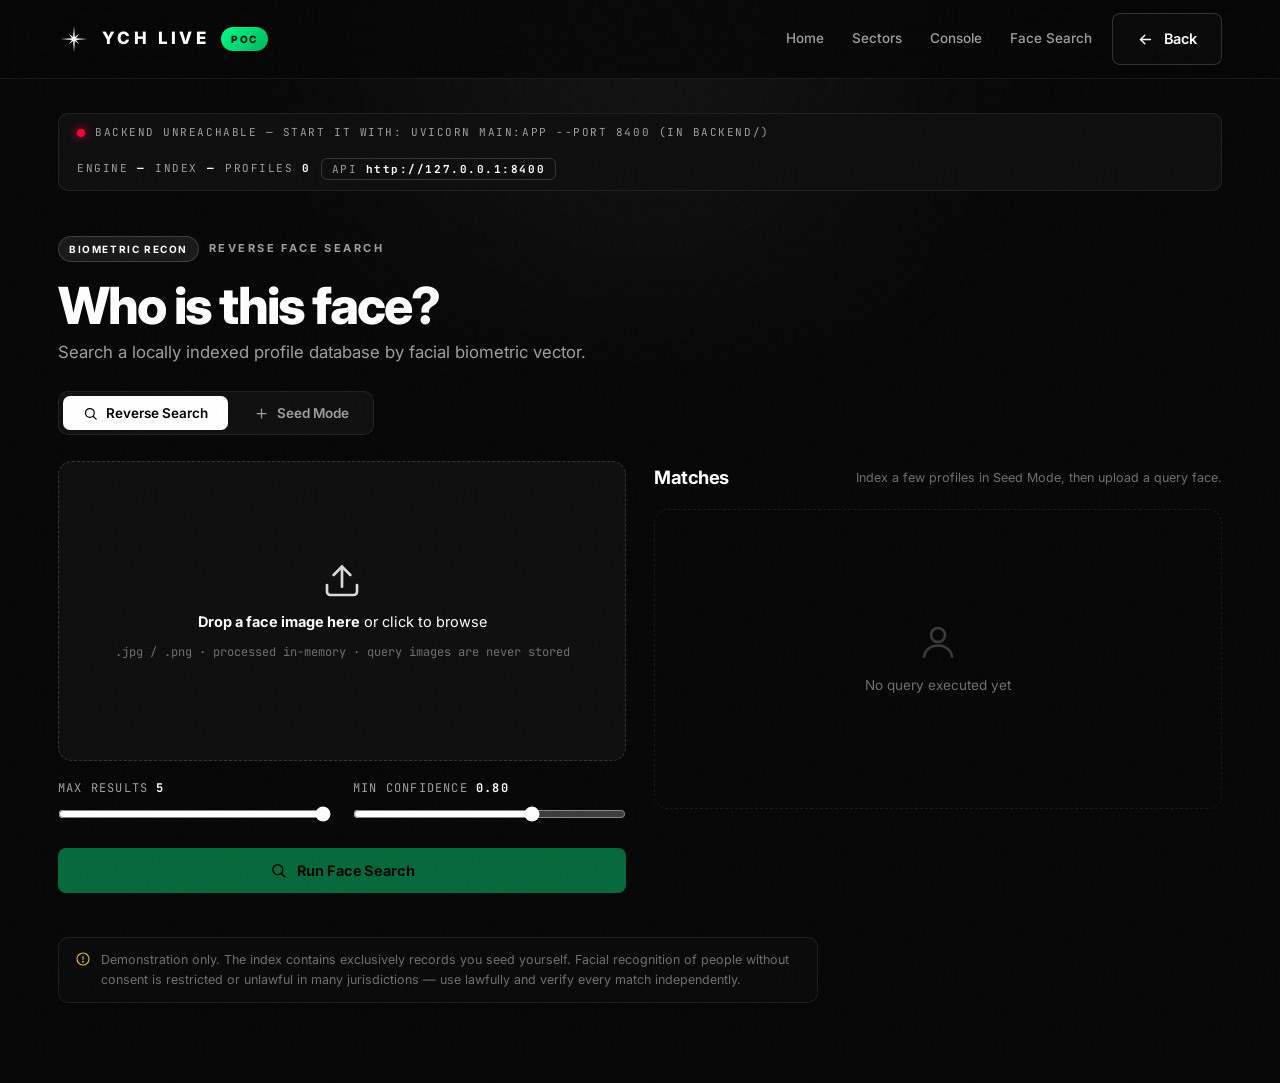
<file: search.html>
<!DOCTYPE html>
<html lang="en">
<head>
  <meta charset="UTF-8" />
  <meta name="viewport" content="width=device-width, initial-scale=1.0" />
  <title>YCH Live - Reverse Face Search</title>
  <meta name="description" content="Proof-of-concept reverse face-search engine: upload a face image, extract its biometric vector, and match against a seeded profile index." />
  <meta name="theme-color" content="#050505" />
  <meta name="color-scheme" content="dark" />
  <link rel="icon" href="data:image/svg+xml,%3Csvg xmlns='http://www.w3.org/2000/svg' viewBox='0 0 32 32'%3E%3Cpath d='M31,16 L18.4,17 L21.66,21.66 L17,18.4 L16,31 L15,18.4 L10.34,21.66 L13.6,17 L1,16 L13.6,15 L10.34,10.34 L15,13.6 L16,1 L17,13.6 L21.66,10.34 L18.4,15 Z' fill='%23ffffff'/%3E%3C/svg%3E" />

  <link rel="stylesheet" href="css/style.css" />
  <link rel="stylesheet" href="css/search.css" />
</head>
<body>
  <div class="bg-fx" aria-hidden="true"></div>
  <div class="ns-grain" aria-hidden="true"></div>

  <!-- NAVIGATION (shared) -->
  <header class="nav">
    <div class="container nav-inner">
      <a href="index.html" class="brand" aria-label="YCH Live Home">
        <span class="brand-mark">
          <svg viewBox="0 0 32 32" width="28" height="28" fill="#fff"><path d="M31,16 L18.4,17 L21.66,21.66 L17,18.4 L16,31 L15,18.4 L10.34,21.66 L13.6,17 L1,16 L13.6,15 L10.34,10.34 L15,13.6 L16,1 L17,13.6 L21.66,10.34 L18.4,15 Z"/></svg>
        </span>
        <span class="brand-word">YCH LIVE</span>
        <span class="free-tag">POC</span>
      </a>
      <nav class="nav-links" aria-label="Primary Navigation">
        <a href="index.html">Home</a>
        <a href="index.html#features">Sectors</a>
        <a href="panel.html">Console</a>
        <a href="search.html" class="is-active">Face Search</a>
      </nav>
      <div class="nav-actions">
        <a href="index.html" class="btn btn-ghost">
          <svg viewBox="0 0 24 24" fill="none" stroke="currentColor" stroke-width="2" stroke-linecap="round"><path d="M19 12H5"/><path d="M11 6l-6 6 6 6"/></svg>
          Back
        </a>
      </div>
    </div>
  </header>

  <main class="search-main container">
    <!-- STATUS STRIP -->
    <div class="fs-status-strip" id="fsStatusStrip">
      <span class="fs-status-left">
        <span class="fs-status-dot" id="fsStatusDot"></span>
        <span id="fsStatusText">Checking engine&hellip;</span>
      </span>
      <span class="fs-status-right">
        <span>ENGINE&nbsp;<b id="fsBackend">&mdash;</b></span>
        <span>INDEX&nbsp;<b id="fsIndexKind">&mdash;</b></span>
        <span>PROFILES&nbsp;<b id="fsProfileCount">0</b></span>
        <button class="fs-api-edit" id="fsApiEditBtn" title="Change API base URL">API&nbsp;<b id="fsApiBase"></b></button>
      </span>
    </div>
    <div class="fs-api-panel" id="fsApiPanel" hidden>
      <label for="fsApiInput">Backend API base URL</label>
      <div class="fs-api-row">
        <input type="text" id="fsApiInput" placeholder="http://127.0.0.1:8400" />
        <button class="btn btn-primary btn-sm" id="fsApiSave">Save &amp; Reconnect</button>
      </div>
    </div>

    <div class="fs-head">
      <div class="eyebrow">
        <span class="eyebrow-badge">BIOMETRIC RECON</span>
        <span>Reverse Face Search</span>
      </div>
      <h1>Who is this face?<span class="fs-sub">Search a locally indexed profile database by facial biometric vector.</span></h1>
    </div>

    <!-- MODE TABS -->
    <div class="fs-tabs" role="tablist" aria-label="Mode Selector">
      <button class="fs-tab active" id="tabSearch" role="tab" aria-selected="true" aria-controls="panelSearch">
        <svg viewBox="0 0 24 24" fill="none" stroke="currentColor" stroke-width="2" stroke-linecap="round"><circle cx="11" cy="11" r="7"/><path d="M21 21l-4.3-4.3"/></svg>
        Reverse Search
      </button>
      <button class="fs-tab" id="tabSeed" role="tab" aria-selected="false" aria-controls="panelSeed">
        <svg viewBox="0 0 24 24" fill="none" stroke="currentColor" stroke-width="2" stroke-linecap="round"><path d="M12 5v14"/><path d="M5 12h14"/></svg>
        Seed Mode
      </button>
    </div>

    <!-- ===================== PANEL: SEARCH ===================== -->
    <section class="fs-panel" id="panelSearch" role="tabpanel" aria-labelledby="tabSearch">
      <div class="fs-grid">
        <div class="fs-col">
          <div class="fs-drop" id="fsDrop" tabindex="0" role="button" aria-label="Upload query image">
            <input type="file" id="fsFile" accept=".jpg,.jpeg,.png,image/jpeg,image/png" hidden />
            <div class="fs-drop-inner" id="fsDropInner">
              <svg viewBox="0 0 24 24" fill="none" stroke="currentColor" stroke-width="1.6" stroke-linecap="round"><path d="M21 15v4a2 2 0 0 1-2 2H5a2 2 0 0 1-2-2v-4"/><path d="M7 9l5-5 5 5"/><path d="M12 4v12"/></svg>
              <p><b>Drop a face image here</b> or click to browse</p>
              <span class="fs-drop-hint">.jpg / .png &middot; processed in-memory &middot; query images are never stored</span>
            </div>
            <div class="fs-preview" id="fsPreview" hidden>
              <div class="fs-preview-wrap">
                <img id="fsPreviewImg" alt="Query preview" />
                <div class="fs-face-box" id="fsFaceBox" hidden></div>
              </div>
              <button class="fs-clear" id="fsClear" aria-label="Remove image">&#10005;</button>
            </div>
          </div>

          <div class="fs-options">
            <label class="fs-opt">
              <span>Max results <b id="fsLimitVal">5</b></span>
              <input type="range" id="fsLimit" min="1" max="5" value="5" />
            </label>
            <label class="fs-opt">
              <span>Min confidence <b id="fsThreshVal">0.80</b></span>
              <input type="range" id="fsThreshold" min="0.5" max="0.95" step="0.01" value="0.8" />
            </label>
          </div>

          <button class="btn btn-green fs-run" id="fsSearchBtn" disabled>
            <svg viewBox="0 0 24 24" fill="none" stroke="currentColor" stroke-width="2.2" stroke-linecap="round"><circle cx="11" cy="11" r="7"/><path d="M21 21l-4.3-4.3"/></svg>
            <span id="fsSearchLabel">Run Face Search</span>
          </button>
          <p class="fs-error" id="fsSearchError" hidden></p>
        </div>

        <div class="fs-col">
          <div class="fs-results-head">
            <h2>Matches</h2>
            <span class="fs-results-msg" id="fsResultsMsg">Index a few profiles in Seed Mode, then upload a query face.</span>
          </div>
          <div class="fs-results" id="fsResults">
            <div class="fs-empty" id="fsResultsEmpty">
              <svg viewBox="0 0 24 24" fill="none" stroke="currentColor" stroke-width="1.5"><circle cx="12" cy="8" r="4"/><path d="M4 21c0-4 3.6-7 8-7s8 3 8 7"/></svg>
              <p>No query executed yet</p>
            </div>
          </div>
        </div>
      </div>
    </section>

    <!-- ===================== PANEL: SEED ===================== -->
    <section class="fs-panel" id="panelSeed" role="tabpanel" aria-labelledby="tabSeed" hidden>
      <div class="fs-grid">
        <div class="fs-col">
          <h2 class="fs-col-title">Add a profile to the index</h2>
          <div class="fs-drop fs-drop-sm" id="sdDrop" tabindex="0" role="button" aria-label="Upload seed image">
            <input type="file" id="sdFile" accept=".jpg,.jpeg,.png,image/jpeg,image/png" hidden />
            <div class="fs-drop-inner" id="sdDropInner">
              <svg viewBox="0 0 24 24" fill="none" stroke="currentColor" stroke-width="1.6" stroke-linecap="round"><path d="M21 15v4a2 2 0 0 1-2 2H5a2 2 0 0 1-2-2v-4"/><path d="M7 9l5-5 5 5"/><path d="M12 4v12"/></svg>
              <p><b>Seed portrait</b> &mdash; click or drop</p>
            </div>
            <div class="fs-preview" id="sdPreview" hidden>
              <div class="fs-preview-wrap"><img id="sdPreviewImg" alt="Seed preview" /></div>
              <button class="fs-clear" id="sdClear" aria-label="Remove image">&#10005;</button>
            </div>
          </div>

          <form id="sdForm" class="sd-form" autocomplete="off">
            <label>Full name <em>*</em>
              <input type="text" id="sdName" required placeholder="Jane Doe" />
            </label>
            <label>Social handle
              <input type="text" id="sdHandle" placeholder="@janedoe" />
            </label>
            <label>Source / profile URL
              <input type="url" id="sdUrl" placeholder="https://example.com/janedoe" />
            </label>
            <button type="submit" class="btn btn-primary btn-block" id="sdSubmit">
              <svg viewBox="0 0 24 24" fill="none" stroke="currentColor" stroke-width="2" stroke-linecap="round"><path d="M12 5v14"/><path d="M5 12h14"/></svg>
              Index This Face
            </button>
            <p class="fs-error" id="sdError" hidden></p>
            <p class="fs-success" id="sdSuccess" hidden></p>
          </form>
        </div>

        <div class="fs-col">
          <div class="fs-results-head">
            <h2>Indexed profiles</h2>
            <button class="fs-refresh" id="sdRefresh" aria-label="Refresh profile list">
              <svg viewBox="0 0 24 24" fill="none" stroke="currentColor" stroke-width="2" stroke-linecap="round"><path d="M21 12a9 9 0 1 1-2.6-6.4"/><path d="M21 3v6h-6"/></svg>
            </button>
          </div>
          <div class="fs-results" id="sdList">
            <div class="fs-empty"><p>Index is empty.</p></div>
          </div>
        </div>
      </div>
    </section>

    <!-- RESPONSIBLE USE NOTE -->
    <p class="fs-note">
      <svg viewBox="0 0 24 24" fill="none" stroke="currentColor" stroke-width="1.8"><circle cx="12" cy="12" r="9"/><line x1="12" y1="8" x2="12" y2="13"/><circle cx="12" cy="16.2" r="0.6" fill="currentColor"/></svg>
      Demonstration only. The index contains exclusively records you seed yourself. Facial recognition of people without consent is restricted or unlawful in many jurisdictions &mdash; use lawfully and verify every match independently.
    </p>
  </main>

  <script src="js/search.js"></script>
</body>
</html>
</file>
<file: css/style.css>
@import url('https://fonts.googleapis.com/css2?family=Inter:wght@300;400;500;600;700;800&family=JetBrains+Mono:wght@400;500;700&display=swap');

/* ==========================================================================
   YCH Live / NorthStar Open Design System - Monochrome Cyber-Intelligence
   ========================================================================== */
:root {
  color-scheme: dark;
  --bg: #050505;
  --bg-1: #0a0a0a;
  --panel: #0d0d0d;
  --panel-2: #141414;
  --panel-border: rgba(255, 255, 255, 0.08);
  --panel-border-hover: rgba(255, 255, 255, 0.22);
  --line: rgba(255, 255, 255, 0.08);
  --line-2: rgba(255, 255, 255, 0.16);
  --text: #ffffff;
  --text-2: #9e9e9e;
  --muted: #6e6e6e;
  --accent: #ffffff;
  --accent-glow: rgba(255, 255, 255, 0.25);
  --green: #00ff88;
  --green-glow: rgba(0, 255, 136, 0.35);
  --cyan: #00f0ff;
  --gold: #d4af37;
  --radius: 14px;
  --radius-sm: 8px;
  --container: 1220px;
  --ease: cubic-bezier(0.22, 1, 0.36, 1);
  --shadow: 0 30px 80px -25px rgba(0, 0, 0, 0.9);
  --font-mono: 'JetBrains Mono', monospace;
}

* {
  box-sizing: border-box;
  margin: 0;
  padding: 0;
}

html {
  scroll-behavior: smooth;
  scrollbar-width: thin;
  scrollbar-color: rgba(255, 255, 255, 0.18) #050505;
}

::-webkit-scrollbar {
  width: 10px;
  height: 10px;
}
::-webkit-scrollbar-track {
  background: #050505;
}
::-webkit-scrollbar-thumb {
  background: rgba(255, 255, 255, 0.14);
  border-radius: 8px;
  border: 2px solid #050505;
}
::-webkit-scrollbar-thumb:hover {
  background: rgba(255, 255, 255, 0.3);
}

body {
  font-family: 'Inter', system-ui, -apple-system, BlinkMacSystemFont, 'Segoe UI', Roboto, sans-serif;
  background: var(--bg);
  color: var(--text);
  line-height: 1.6;
  -webkit-font-smoothing: antialiased;
  text-rendering: optimizeLegibility;
  overflow-x: hidden;
}

a {
  color: inherit;
  text-decoration: none;
}

button {
  font-family: inherit;
  cursor: pointer;
  background: none;
  border: none;
}

::selection {
  background: rgba(255, 255, 255, 0.9);
  color: #000;
}

/* Background Atmosphere */
.bg-fx {
  position: fixed;
  inset: 0;
  z-index: -1;
  pointer-events: none;
  overflow: hidden;
  background: var(--bg);
}

.bg-fx::before {
  content: "";
  position: absolute;
  inset: -2px;
  background-image: 
    linear-gradient(rgba(255, 255, 255, 0.02) 1px, transparent 1px),
    linear-gradient(90deg, rgba(255, 255, 255, 0.02) 1px, transparent 1px);
  background-size: 64px 64px;
  mask-image: radial-gradient(120% 80% at 50% 0%, #000 0%, transparent 70%);
  -webkit-mask-image: radial-gradient(120% 80% at 50% 0%, #000 0%, transparent 70%);
}

.bg-fx::after {
  content: "";
  position: absolute;
  width: 1000px;
  height: 650px;
  top: -300px;
  left: 50%;
  transform: translateX(-50%);
  background: radial-gradient(circle, rgba(255, 255, 255, 0.06), transparent 70%);
  filter: blur(40px);
}

/* Cinematic Film Grain Overlay */
.ns-grain {
  position: fixed;
  top: -50%;
  left: -50%;
  width: 200%;
  height: 200%;
  z-index: 999;
  pointer-events: none;
  opacity: 0.038;
  background-image: url("data:image/svg+xml,%3Csvg xmlns='http://www.w3.org/2000/svg' width='160' height='160'%3E%3Cfilter id='n'%3E%3CfeTurbulence type='fractalNoise' baseFrequency='0.85' numOctaves='2' stitchTiles='stitch'/%3E%3C/filter%3E%3Crect width='100%25' height='100%25' filter='url(%23n)'/%3E%3C/svg%3E");
  animation: grain 0.5s steps(5) infinite;
}

@keyframes grain {
  0% { transform: translate(0, 0); }
  20% { transform: translate(-4%, 3%); }
  40% { transform: translate(3%, -4%); }
  60% { transform: translate(-3%, -4%); }
  80% { transform: translate(4%, 2%); }
  100% { transform: translate(0, 0); }
}

/* Scroll progress bar */
.ns-progress {
  position: fixed;
  top: 0;
  left: 0;
  height: 2px;
  width: 100%;
  background: #fff;
  transform: scaleX(0);
  transform-origin: 0 50%;
  z-index: 9999;
  box-shadow: 0 0 10px rgba(255, 255, 255, 0.6);
  pointer-events: none;
  transition: transform 0.08s linear;
}

/* Cursor Glow */
.ns-cursor-glow {
  position: fixed;
  top: 0;
  left: 0;
  width: 500px;
  height: 500px;
  margin: -250px 0 0 -250px;
  pointer-events: none;
  z-index: 9998;
  border-radius: 50%;
  opacity: 0;
  transition: opacity 0.4s ease;
  mix-blend-mode: screen;
  background: radial-gradient(circle, rgba(255, 255, 255, 0.08) 0%, rgba(255, 255, 255, 0.03) 30%, rgba(255, 255, 255, 0) 65%);
}
.ns-cursor-glow.ns-on {
  opacity: 1;
}

/* Containers & Typography */
.container {
  max-width: var(--container);
  margin: 0 auto;
  padding: 0 28px;
  width: 100%;
}

.eyebrow {
  display: inline-flex;
  align-items: center;
  gap: 10px;
  font-size: 11px;
  font-weight: 700;
  letter-spacing: 0.22em;
  text-transform: uppercase;
  color: var(--text-2);
}

.eyebrow-badge {
  background: rgba(255, 255, 255, 0.08);
  border: 1px solid var(--line-2);
  padding: 4px 10px;
  border-radius: 999px;
  color: #fff;
  font-size: 10px;
  letter-spacing: 0.16em;
}

.free-tag {
  background: linear-gradient(135deg, #00ff88, #00b359);
  color: #03140a;
  font-weight: 800;
  font-size: 10px;
  letter-spacing: 0.16em;
  padding: 4px 10px;
  border-radius: 999px;
  text-transform: uppercase;
  display: inline-flex;
  align-items: center;
  gap: 5px;
}

.mark-icon {
  display: inline-flex;
  align-items: center;
  justify-content: center;
}

h1, h2, h3, h4 {
  font-weight: 700;
  letter-spacing: -0.025em;
  line-height: 1.08;
}

.section-head {
  max-width: 720px;
  margin: 0 auto 56px;
  text-align: center;
}
.section-head h2 {
  font-size: clamp(2.2rem, 4.4vw, 3.4rem);
  letter-spacing: -0.035em;
}
.section-head p {
  color: var(--text-2);
  font-size: 1.12rem;
  margin-top: 16px;
}
.section-head .eyebrow {
  justify-content: center;
  margin-bottom: 16px;
}

section {
  position: relative;
}
.pad {
  padding: clamp(80px, 11vw, 150px) 0;
}

/* Buttons */
.btn {
  display: inline-flex;
  align-items: center;
  justify-content: center;
  gap: 10px;
  padding: 13px 24px;
  border-radius: var(--radius-sm);
  font-size: 14.5px;
  font-weight: 600;
  letter-spacing: -0.01em;
  border: 1px solid transparent;
  white-space: nowrap;
  transition: transform 0.2s var(--ease), background 0.2s, border-color 0.2s, opacity 0.2s, box-shadow 0.25s;
}
.btn svg {
  width: 17px;
  height: 17px;
  flex-shrink: 0;
}
.btn-primary {
  background: #ffffff;
  color: #000000;
}
.btn-primary:hover {
  transform: translateY(-2px);
  box-shadow: 0 10px 30px -10px rgba(255, 255, 255, 0.45);
}
.btn-ghost {
  background: rgba(255, 255, 255, 0.02);
  color: var(--text);
  border-color: var(--line-2);
}
.btn-ghost:hover {
  transform: translateY(-2px);
  border-color: rgba(255, 255, 255, 0.4);
  background: rgba(255, 255, 255, 0.06);
}
.btn-green {
  background: #00ff88;
  color: #000;
  font-weight: 700;
}
.btn-green:hover {
  transform: translateY(-2px);
  box-shadow: 0 10px 30px -8px rgba(0, 255, 136, 0.5);
}
.btn-lg {
  padding: 16px 32px;
  font-size: 15.5px;
}
.btn-block {
  width: 100%;
}

/* Navigation */
.nav {
  position: sticky;
  top: 0;
  z-index: 100;
  border-bottom: 1px solid var(--line);
  background: rgba(5, 5, 5, 0.78);
  backdrop-filter: blur(20px);
  -webkit-backdrop-filter: blur(20px);
  transition: background 0.3s ease, border-color 0.3s ease, box-shadow 0.3s ease;
}
.nav.is-scrolled {
  background: rgba(5, 5, 5, 0.94);
  border-bottom-color: var(--line-2);
  box-shadow: 0 16px 40px -20px rgba(0, 0, 0, 0.9);
}
.nav-inner {
  display: flex;
  align-items: center;
  justify-content: space-between;
  height: 78px;
  gap: 20px;
}
.brand {
  display: flex;
  align-items: center;
  gap: 12px;
}
.brand-mark {
  width: 32px;
  height: 32px;
  display: flex;
  align-items: center;
  justify-content: center;
}
.brand-word {
  font-weight: 800;
  font-size: 17px;
  letter-spacing: 0.2em;
  text-transform: uppercase;
  color: #fff;
}
.brand-sub {
  font-size: 10px;
  padding: 2px 7px;
  border-radius: 999px;
  background: rgba(255, 255, 255, 0.1);
  color: #aaa;
  margin-left: 2px;
  letter-spacing: 0.1em;
}

.nav-links {
  display: flex;
  align-items: center;
  gap: 28px;
  margin-left: auto;
}
.nav-links a {
  font-size: 13.5px;
  color: var(--text-2);
  font-weight: 500;
  position: relative;
  padding: 4px 0;
  transition: color 0.18s;
}
.nav-links a::after {
  content: "";
  position: absolute;
  left: 0;
  right: 0;
  bottom: -2px;
  height: 1px;
  background: #fff;
  transform: scaleX(0);
  transform-origin: 100% 50%;
  transition: transform 0.3s var(--ease);
}
.nav-links a:hover {
  color: #fff;
}
.nav-links a:hover::after {
  transform: scaleX(1);
  transform-origin: 0 50%;
}

.nav-actions {
  display: flex;
  align-items: center;
  gap: 12px;
}
.nav-toggle {
  display: none;
  background: none;
  border: 1px solid var(--line-2);
  border-radius: 9px;
  width: 44px;
  height: 44px;
  color: #fff;
  align-items: center;
  justify-content: center;
}

.mobile-menu {
  display: none;
  border-bottom: 1px solid var(--line);
  background: rgba(5, 5, 5, 0.98);
  backdrop-filter: blur(14px);
  padding: 18px 0 24px;
}
.mobile-menu a {
  display: block;
  padding: 14px 0;
  font-size: 16px;
  color: var(--text-2);
  border-bottom: 1px solid var(--line);
}
.mobile-menu.open {
  display: block;
}

/* ==========================================================================
   Hero Section & 3D WebGL Globe Centerpiece
   ========================================================================== */
.hero {
  position: relative;
  overflow: hidden;
  padding-bottom: 40px;
}

.hero-mark-bg {
  position: absolute;
  left: -80px;
  top: 38%;
  transform: translateY(-50%);
  width: 580px;
  height: 580px;
  opacity: 0.04;
  pointer-events: none;
  z-index: 0;
}

.hero-grid {
  position: relative;
  z-index: 2;
  display: grid;
  grid-template-columns: 1.05fr 0.95fr;
  gap: 48px;
  align-items: center;
  min-height: calc(100vh - 100px);
  padding: 30px 0 60px;
}

.hero-copy h1 {
  font-size: clamp(2.8rem, 5.8vw, 4.8rem);
  font-weight: 800;
  margin: 22px 0 0;
  letter-spacing: -0.04em;
  line-height: 1.05;
}
.hero-copy h1 .d {
  display: block;
  color: var(--text-2);
}

.hero-sub {
  color: var(--text-2);
  font-size: clamp(1.05rem, 1.6vw, 1.2rem);
  margin: 24px 0 0;
  max-width: 520px;
  line-height: 1.65;
}
.hero-free-callout {
  display: inline-flex;
  align-items: center;
  gap: 12px;
  padding: 12px 18px;
  border-radius: var(--radius-sm);
  background: rgba(0, 255, 136, 0.06);
  border: 1px solid rgba(0, 255, 136, 0.22);
  margin-top: 24px;
  color: #d1fae5;
  font-size: 14px;
}
.hero-free-callout b {
  color: #00ff88;
}

.hero-cta {
  display: flex;
  gap: 14px;
  margin-top: 32px;
  flex-wrap: wrap;
}

/* Globe Visual Container */
.hero-visual {
  position: relative;
  display: flex;
  justify-content: center;
  align-items: center;
  z-index: 1;
}

.hero-visual::before {
  content: "";
  position: absolute;
  width: 90%;
  aspect-ratio: 1/1;
  left: 50%;
  top: 50%;
  transform: translate(-50%, -50%);
  background: radial-gradient(circle, rgba(255, 255, 255, 0.08), transparent 65%);
  filter: blur(40px);
  z-index: 0;
  pointer-events: none;
}

.ns-globe-wrap {
  position: relative;
  width: 100%;
  max-width: 580px;
  aspect-ratio: 1/1;
  margin: 0 auto;
}

.ns-globe-wrap canvas {
  display: block;
  width: 100%;
  height: 100%;
  background: transparent;
  cursor: grab;
  touch-action: none;
}
.ns-globe-wrap canvas:active {
  cursor: grabbing;
}

/* HUD Overlay Elements */
.ns-hud {
  position: absolute;
  inset: 0;
  z-index: 2;
  pointer-events: none;
  font-family: var(--font-mono);
  color: var(--text-2);
  font-size: 11px;
  font-weight: 500;
  letter-spacing: 0.16em;
  text-transform: uppercase;
}

.ns-corner {
  position: absolute;
  width: 22px;
  height: 22px;
  border: 1.5px solid rgba(255, 255, 255, 0.16);
}
.ns-c-tl { top: 12px; left: 12px; border-right: 0; border-bottom: 0; }
.ns-c-tr { top: 12px; right: 12px; border-left: 0; border-bottom: 0; }
.ns-c-bl { bottom: 12px; left: 12px; border-right: 0; border-top: 0; }
.ns-c-br { bottom: 12px; right: 12px; border-left: 0; border-top: 0; }

.ns-hud-tl {
  position: absolute;
  top: 18px;
  left: 42px;
  display: flex;
  align-items: center;
  gap: 8px;
}
.ns-hud-tr {
  position: absolute;
  top: 18px;
  right: 42px;
  font-variant-numeric: tabular-nums;
  color: #fff;
}
.ns-live-dot {
  width: 7px;
  height: 7px;
  border-radius: 50%;
  background: #00ff88;
  box-shadow: 0 0 10px #00ff88;
  animation: blink 2s infinite ease-in-out;
}
@keyframes blink {
  0%, 100% { opacity: 1; transform: scale(1); }
  50% { opacity: 0.3; transform: scale(0.85); }
}

/* Reticle Target Lock */
.ns-reticle {
  position: absolute;
  left: 0;
  top: 0;
  width: 64px;
  height: 64px;
  margin: -32px 0 0 -32px;
  opacity: 0;
  pointer-events: none;
  will-change: transform, opacity;
  transition: opacity 0.3s ease;
}
.ns-ret-ring {
  position: absolute;
  inset: 10px;
  border: 1.5px solid rgba(255, 255, 255, 0.7);
  border-radius: 50%;
  box-shadow: 0 0 16px rgba(255, 255, 255, 0.25);
  animation: reticleSpin 10s linear infinite;
}
.ns-reticle::before, .ns-reticle::after {
  content: "";
  position: absolute;
  left: 50%;
  top: 50%;
  background: rgba(255, 255, 255, 0.8);
}
.ns-reticle::before { width: 1px; height: 16px; transform: translate(-50%, -50%); }
.ns-reticle::after { height: 1px; width: 16px; transform: translate(-50%, -50%); }
@keyframes reticleSpin {
  to { transform: rotate(360deg); }
}

.ns-readout {
  position: absolute;
  left: 0;
  top: 0;
  opacity: 0;
  pointer-events: none;
  will-change: transform, opacity;
  transition: opacity 0.3s ease;
  padding: 8px 12px;
  border: 1px solid var(--line-2);
  border-radius: 8px;
  background: rgba(8, 8, 8, 0.85);
  backdrop-filter: blur(10px);
  -webkit-backdrop-filter: blur(10px);
  font-size: 10.5px;
  letter-spacing: 0.1em;
  line-height: 1.6;
  white-space: nowrap;
  color: var(--text-2);
  box-shadow: 0 10px 30px rgba(0, 0, 0, 0.6);
}
.ns-readout .ns-ro-id {
  color: #fff;
  font-weight: 700;
  letter-spacing: 0.18em;
}
.ns-readout .ns-ro-co {
  font-variant-numeric: tabular-nums;
  letter-spacing: 0.06em;
  color: #00f0ff;
}
.ns-readout .ns-ro-st {
  display: flex;
  align-items: center;
  gap: 6px;
  color: #00ff88;
}
.ns-readout .ns-ro-st i {
  width: 5px;
  height: 5px;
  border-radius: 50%;
  background: #00ff88;
  box-shadow: 0 0 6px #00ff88;
}

.globe-legend {
  position: absolute;
  bottom: 4%;
  left: 50%;
  transform: translateX(-50%);
  display: flex;
  gap: 22px;
  padding: 9px 20px;
  border-radius: 999px;
  background: rgba(10, 10, 10, 0.75);
  border: 1px solid var(--line);
  backdrop-filter: blur(10px);
  font-size: 12px;
  color: var(--text-2);
  white-space: nowrap;
}
.globe-legend span {
  display: inline-flex;
  align-items: center;
  gap: 8px;
}
.lg-dot {
  width: 8px;
  height: 8px;
  border-radius: 50%;
}
.lg-live {
  background: #fff;
  box-shadow: 0 0 10px rgba(255, 255, 255, 0.85);
}
.lg-lapse {
  background: transparent;
  border: 1.5px solid #8a8a8a;
}

/* ==========================================================================
   Telemetry Ticker
   ========================================================================== */
.ns-ticker {
  position: relative;
  width: 100%;
  overflow: hidden;
  border-top: 1px solid var(--line);
  border-bottom: 1px solid var(--line);
  background: #070707;
  font-family: var(--font-mono);
}
.ns-ticker::before, .ns-ticker::after {
  content: "";
  position: absolute;
  top: 0;
  bottom: 0;
  width: 100px;
  z-index: 2;
  pointer-events: none;
}
.ns-ticker::before {
  left: 0;
  background: linear-gradient(90deg, #070707, transparent);
}
.ns-ticker::after {
  right: 0;
  background: linear-gradient(270deg, #070707, transparent);
}
.ns-ticker-track {
  display: flex;
  width: max-content;
  will-change: transform;
  animation: marquee 50s linear infinite;
}
.ns-ticker:hover .ns-ticker-track {
  animation-play-state: paused;
}
.ns-tk-item {
  display: inline-flex;
  align-items: center;
  gap: 10px;
  padding: 12px 28px;
  font-size: 12px;
  letter-spacing: 0.12em;
  color: var(--text-2);
  white-space: nowrap;
  font-variant-numeric: tabular-nums;
  text-transform: uppercase;
}
.ns-tk-item .ns-tk-city {
  color: #fff;
  font-weight: 700;
}
.ns-tk-item .ns-tk-live {
  display: inline-flex;
  align-items: center;
  gap: 6px;
  color: #00ff88;
  font-weight: 700;
}
.ns-tk-item .ns-tk-dot {
  width: 6px;
  height: 6px;
  border-radius: 50%;
  background: #00ff88;
  box-shadow: 0 0 8px #00ff88;
}
@keyframes marquee {
  from { transform: translateX(0); }
  to { transform: translateX(-50%); }
}

/* ==========================================================================
   Stats Grid
   ========================================================================== */
.stats-card {
  display: grid;
  grid-template-columns: repeat(4, 1fr);
  border: 1px solid var(--line);
  border-radius: var(--radius);
  overflow: hidden;
  background: linear-gradient(180deg, rgba(255, 255, 255, 0.03), rgba(255, 255, 255, 0) 45%), var(--panel);
  box-shadow: var(--shadow);
}
.stat {
  padding: 38px 30px;
  border-right: 1px solid var(--line);
  transition: background 0.3s ease;
}
.stat:last-child {
  border-right: none;
}
.stat:hover {
  background: rgba(255, 255, 255, 0.02);
}
.stat .num {
  font-size: clamp(2rem, 3.2vw, 2.7rem);
  font-weight: 800;
  letter-spacing: -0.03em;
  color: #fff;
  font-family: var(--font-mono);
}
.stat .lbl {
  color: var(--muted);
  font-size: 13.5px;
  margin-top: 8px;
  font-weight: 500;
}
.scale-claim {
  margin: 26px auto 0;
  max-width: 820px;
  text-align: center;
  color: var(--text-2);
  font-size: clamp(1.02rem, 1.6vw, 1.18rem);
}
.scale-claim b {
  color: #fff;
  font-weight: 650;
}

/* ==========================================================================
   Interactive Live Simulator / Preview Sandbox
   ========================================================================== */
.preview-section {
  padding: clamp(70px, 9vw, 120px) 0;
}
.preview-frame {
  position: relative;
  overflow: hidden;
  border: 1px solid var(--line-2);
  border-radius: 20px;
  background: #080808;
  box-shadow: var(--shadow);
}
.preview-toolbar {
  display: flex;
  align-items: center;
  justify-content: space-between;
  padding: 14px 22px;
  background: #0d0d0d;
  border-bottom: 1px solid var(--line);
}
.preview-dots {
  display: flex;
  gap: 8px;
}
.preview-dots span {
  width: 11px;
  height: 11px;
  border-radius: 50%;
  background: rgba(255, 255, 255, 0.16);
}
.preview-tabs {
  display: flex;
  gap: 6px;
  background: rgba(255, 255, 255, 0.04);
  padding: 3px;
  border-radius: 8px;
  border: 1px solid var(--line);
}
.preview-tab-btn {
  padding: 6px 14px;
  border-radius: 6px;
  font-size: 12px;
  font-weight: 600;
  color: var(--text-2);
  transition: all 0.2s;
}
.preview-tab-btn.active, .preview-tab-btn:hover {
  background: #fff;
  color: #000;
}

.preview-screen {
  min-height: 480px;
  display: flex;
  flex-direction: column;
  position: relative;
}

/* Camera Simulation Preview inside frame */
.cam-screen-view {
  position: relative;
  width: 100%;
  height: 480px;
  background: #050505;
  overflow: hidden;
}
.cam-feed-canvas {
  width: 100%;
  height: 100%;
  display: block;
}
.cam-overlay-hud {
  position: absolute;
  top: 18px;
  left: 20px;
  right: 20px;
  display: flex;
  justify-content: space-between;
  pointer-events: none;
  font-family: var(--font-mono);
  font-size: 12px;
  text-shadow: 0 1px 3px rgba(0,0,0,0.9);
}
.cam-rec-badge {
  display: inline-flex;
  align-items: center;
  gap: 6px;
  background: rgba(255, 0, 55, 0.3);
  border: 1px solid #ff0037;
  color: #fff;
  padding: 4px 10px;
  border-radius: 4px;
  font-weight: 700;
}
.cam-rec-badge::before {
  content: "";
  width: 8px;
  height: 8px;
  border-radius: 50%;
  background: #ff0037;
  animation: blink 1s infinite;
}

.preview-caption {
  display: flex;
  justify-content: space-between;
  align-items: center;
  padding: 14px 20px;
  border-top: 1px solid var(--line);
  color: var(--muted);
  font-size: 12px;
  font-family: var(--font-mono);
  background: #090909;
}

/* ==========================================================================
   Nine Research Sectors - Collapsible & Detailed Blocks
   ========================================================================== */
.feature-list {
  margin-top: 16px;
  border-top: 1px solid var(--line);
}
.sector-block {
  border-bottom: 1px solid var(--line);
  transition: background 0.25s ease;
}
.sector-block>summary {
  list-style: none;
  cursor: pointer;
  padding: 28px 8px;
  display: flex;
  align-items: center;
  gap: 18px;
  transition: color 0.2s var(--ease);
}
.sector-block>summary::-webkit-details-marker {
  display: none;
}
.sector-block>summary:hover {
  background: rgba(255, 255, 255, 0.015);
}
.sector-block[open] {
  background: rgba(255, 255, 255, 0.01);
}
.sector-count {
  font-family: var(--font-mono);
  font-size: 11.5px;
  letter-spacing: 0.16em;
  text-transform: uppercase;
  color: var(--muted);
  width: 80px;
  flex-shrink: 0;
}
.sector-label {
  font-size: 1.35rem;
  font-weight: 700;
  color: #fff;
  letter-spacing: -0.02em;
}
.sector-tagline {
  font-size: 14px;
  color: var(--text-2);
  margin-left: 12px;
}
.sector-chevron {
  margin-left: auto;
  flex: 0 0 auto;
  width: 22px;
  height: 22px;
  color: var(--text-2);
  transition: transform 0.3s var(--ease), color 0.2s;
}
.sector-block[open]>summary .sector-chevron {
  transform: rotate(180deg);
  color: #fff;
}

.sector-body {
  padding: 0 14px 28px;
}

.frow {
  display: grid;
  grid-template-columns: 1.05fr 1fr;
  gap: 48px;
  align-items: center;
  padding: 34px 0;
  border-top: 1px solid rgba(255, 255, 255, 0.04);
}
.frow:first-child {
  border-top: none;
}
.frow-head {
  display: flex;
  align-items: center;
  gap: 20px;
}
.frow .icon-chip {
  flex: 0 0 auto;
  width: 52px;
  height: 52px;
  border-radius: 12px;
  display: flex;
  align-items: center;
  justify-content: center;
  background: rgba(255, 255, 255, 0.04);
  border: 1px solid var(--line-2);
  color: #fff;
  transition: transform 0.25s, border-color 0.25s, box-shadow 0.25s;
}
.frow:hover .icon-chip {
  transform: translateY(-2px);
  border-color: rgba(255, 255, 255, 0.4);
  box-shadow: 0 8px 24px -6px rgba(255, 255, 255, 0.2);
}
.frow .icon-chip svg {
  width: 24px;
  height: 24px;
}
.frow h3 {
  font-size: clamp(1.35rem, 2.2vw, 1.85rem);
  letter-spacing: -0.025em;
}
.frow p {
  color: var(--text-2);
  font-size: 1.04rem;
  margin: 0;
  line-height: 1.6;
}

/* Free Platform Announcement Hero Card */
.free-announcement-card {
  position: relative;
  border: 1px solid rgba(0, 255, 136, 0.3);
  border-radius: 24px;
  background: linear-gradient(180deg, rgba(0, 255, 136, 0.05), rgba(5, 5, 5, 0.8) 60%), var(--panel);
  padding: clamp(50px, 7vw, 84px) 32px;
  text-align: center;
  overflow: hidden;
  box-shadow: 0 20px 60px rgba(0, 255, 136, 0.08);
}
.free-announcement-card::before {
  content: "";
  position: absolute;
  top: -50%;
  left: -50%;
  width: 200%;
  height: 200%;
  background: radial-gradient(circle at 50% 20%, rgba(0, 255, 136, 0.12), transparent 45%);
  pointer-events: none;
}
.free-announcement-card h2 {
  font-size: clamp(2.3rem, 4.8vw, 3.4rem);
  letter-spacing: -0.03em;
  margin: 12px 0;
}
.free-announcement-card p {
  color: var(--text-2);
  font-size: 1.15rem;
  max-width: 640px;
  margin: 0 auto;
}
.free-features-pills {
  display: flex;
  flex-wrap: wrap;
  justify-content: center;
  gap: 12px;
  margin: 32px auto 36px;
  max-width: 800px;
}
.free-pill {
  display: inline-flex;
  align-items: center;
  gap: 8px;
  padding: 8px 18px;
  border-radius: 999px;
  background: rgba(255, 255, 255, 0.04);
  border: 1px solid var(--line-2);
  font-size: 13.5px;
  color: #fff;
}
.free-pill svg {
  width: 15px;
  height: 15px;
  color: #00ff88;
}

/* ==========================================================================
   Three Steps Section
   ========================================================================== */
.steps {
  display: grid;
  grid-template-columns: repeat(3, 1fr);
  gap: 24px;
  position: relative;
}
.step {
  position: relative;
  border: 1px solid var(--line);
  border-radius: var(--radius);
  padding: 36px 30px;
  background: var(--panel);
  overflow: hidden;
  transition: border-color 0.3s, transform 0.3s;
}
.step:hover {
  border-color: var(--line-2);
  transform: translateY(-3px);
}
.step .no {
  font-family: var(--font-mono);
  font-size: 12px;
  font-weight: 700;
  letter-spacing: 0.22em;
  color: var(--text-2);
}
.step h3 {
  font-size: 1.3rem;
  margin: 16px 0 10px;
}
.step p {
  color: var(--text-2);
  font-size: 14.5px;
}
.step .ghost {
  position: absolute;
  right: 12px;
  top: -20px;
  font-size: 96px;
  font-weight: 900;
  color: rgba(255, 255, 255, 0.035);
  font-family: var(--font-mono);
  pointer-events: none;
}

/* Data Sources / Badges */
.sources {
  text-align: center;
}
.badges {
  display: flex;
  flex-wrap: wrap;
  justify-content: center;
  gap: 12px;
  margin-top: 32px;
}
.badge {
  font-size: 13.5px;
  color: var(--text-2);
  padding: 10px 20px;
  border: 1px solid var(--line);
  border-radius: 999px;
  background: rgba(255, 255, 255, 0.02);
  transition: all 0.2s;
}
.badge:hover {
  color: #fff;
  border-color: var(--line-2);
  background: rgba(255, 255, 255, 0.05);
}

/* Footer */
.footer {
  border-top: 1px solid var(--line);
  padding: 80px 0 44px;
  background: #040404;
}
.foot-grid {
  display: grid;
  grid-template-columns: 1.8fr repeat(4, 1fr);
  gap: 40px;
}
.foot-brand p {
  color: var(--muted);
  font-size: 14px;
  max-width: 300px;
  margin-top: 16px;
}
.foot-col h4 {
  font-size: 11.5px;
  text-transform: uppercase;
  letter-spacing: 0.18em;
  color: var(--text-2);
  margin-bottom: 18px;
  font-weight: 700;
  font-family: var(--font-mono);
}
.foot-col a {
  display: block;
  color: var(--muted);
  font-size: 14px;
  margin-bottom: 11px;
  transition: color 0.18s, transform 0.2s;
}
.foot-col a:hover {
  color: #fff;
  transform: translateX(4px);
}
.foot-bottom {
  display: flex;
  justify-content: space-between;
  align-items: center;
  gap: 20px;
  flex-wrap: wrap;
  margin-top: 60px;
  padding-top: 28px;
  border-top: 1px solid var(--line);
  color: var(--muted);
  font-size: 13px;
}
.status {
  display: inline-flex;
  align-items: center;
  gap: 8px;
}
.status .live-dot {
  width: 8px;
  height: 8px;
  border-radius: 50%;
  background: #00ff88;
  box-shadow: 0 0 10px #00ff88;
}

/* Responsive Media Queries */
@media (max-width: 1024px) {
  .hero-grid {
    grid-template-columns: 1fr;
    min-height: auto;
    padding: 20px 0 50px;
    text-align: center;
  }
  .hero-copy h1 {
    font-size: clamp(2.4rem, 8vw, 3.8rem);
  }
  .hero-sub {
    margin-left: auto;
    margin-right: auto;
  }
  .hero-cta {
    justify-content: center;
  }
  .ns-globe-wrap {
    max-width: 440px;
  }
  .foot-grid {
    grid-template-columns: 1fr 1fr;
    gap: 32px;
  }
  .foot-brand {
    grid-column: 1 / -1;
  }
}

@media (max-width: 860px) {
  .nav-links {
    display: none;
  }
  .nav-toggle {
    display: flex;
  }
  .nav-actions .btn-ghost {
    display: none;
  }
  .stats-card {
    grid-template-columns: 1fr 1fr;
  }
  .stat:nth-child(2) {
    border-right: none;
  }
  .stat:nth-child(1), .stat:nth-child(2) {
    border-bottom: 1px solid var(--line);
  }
  .steps {
    grid-template-columns: 1fr;
  }
  .frow {
    grid-template-columns: 1fr;
    gap: 20px;
    padding: 24px 0;
  }
}

@media (max-width: 540px) {
  .stats-card {
    grid-template-columns: 1fr;
  }
  .stat {
    border-right: none;
    border-bottom: 1px solid var(--line);
  }
  .stat:last-child {
    border-bottom: none;
  }
  .ns-globe-wrap {
    max-width: 320px;
  }
  .foot-grid {
    grid-template-columns: 1fr;
  }
}
</file>
<file: css/panel.css>
/* ==========================================================================
   YCH Live / NorthStar Open - Research Console & Panel Workspace
   ========================================================================== */

.panel-app {
  display: flex;
  height: 100vh;
  width: 100vw;
  overflow: hidden;
  background: #030303;
  color: #fff;
  font-family: 'Inter', system-ui, sans-serif;
}

/* Header bar */
.panel-header {
  height: 56px;
  background: #080808;
  border-bottom: 1px solid var(--line);
  display: flex;
  align-items: center;
  justify-content: space-between;
  padding: 0 20px;
  position: absolute;
  top: 0;
  left: 0;
  right: 0;
  z-index: 50;
}

.panel-brand {
  display: flex;
  align-items: center;
  gap: 12px;
}
.panel-brand-title {
  font-size: 15px;
  font-weight: 800;
  letter-spacing: 0.18em;
  text-transform: uppercase;
}
.panel-tag-free {
  font-size: 10px;
  font-weight: 700;
  background: rgba(0, 255, 136, 0.12);
  color: #00ff88;
  border: 1px solid rgba(0, 255, 136, 0.3);
  padding: 3px 8px;
  border-radius: 999px;
  letter-spacing: 0.1em;
}

.panel-telemetry-clock {
  font-family: var(--font-mono);
  font-size: 12px;
  color: var(--text-2);
  display: flex;
  align-items: center;
  gap: 16px;
}
.panel-telemetry-clock b {
  color: #fff;
}
.panel-header-actions {
  display: flex;
  align-items: center;
  gap: 10px;
}
.panel-btn-sm {
  padding: 6px 14px;
  font-size: 12.5px;
  border-radius: 6px;
  font-weight: 600;
}

/* Main Layout Grid */
.panel-main {
  display: flex;
  width: 100%;
  height: calc(100vh - 56px);
  margin-top: 56px;
  position: relative;
}

/* Sidebar navigation */
.panel-sidebar {
  width: 260px;
  background: #070707;
  border-right: 1px solid var(--line);
  display: flex;
  flex-direction: column;
  flex-shrink: 0;
  z-index: 40;
  overflow-y: auto;
}
.panel-nav-group-title {
  font-family: var(--font-mono);
  font-size: 10.5px;
  color: var(--muted);
  text-transform: uppercase;
  letter-spacing: 0.16em;
  padding: 18px 18px 8px;
  font-weight: 700;
}
.panel-nav-item {
  display: flex;
  align-items: center;
  gap: 12px;
  padding: 10px 18px;
  color: var(--text-2);
  font-size: 13.5px;
  font-weight: 500;
  cursor: pointer;
  border-left: 2px solid transparent;
  transition: all 0.18s;
  text-align: left;
}
.panel-nav-item:hover {
  color: #fff;
  background: rgba(255, 255, 255, 0.03);
}
.panel-nav-item.active {
  color: #fff;
  background: rgba(255, 255, 255, 0.06);
  border-left-color: #00ff88;
  font-weight: 600;
}
.panel-nav-item svg {
  width: 18px;
  height: 18px;
  opacity: 0.8;
  flex-shrink: 0;
}
.panel-nav-item.active svg {
  opacity: 1;
  color: #00ff88;
}
.panel-nav-badge {
  margin-left: auto;
  font-family: var(--font-mono);
  font-size: 10px;
  background: rgba(255, 255, 255, 0.08);
  padding: 2px 6px;
  border-radius: 4px;
  color: var(--text-2);
}

/* Content Area */
.panel-content {
  flex: 1;
  position: relative;
  overflow: hidden;
  background: #040404;
  display: flex;
  flex-direction: column;
}

/* Tab panes */
.sector-pane {
  display: none;
  width: 100%;
  height: 100%;
  overflow-y: auto;
  position: relative;
}
.sector-pane.active {
  display: flex;
  flex-direction: column;
}

/* Shared Sector Header */
.sector-pane-head {
  padding: 20px 28px;
  border-bottom: 1px solid var(--line);
  background: rgba(10, 10, 10, 0.6);
  backdrop-filter: blur(10px);
  display: flex;
  justify-content: space-between;
  align-items: center;
  flex-shrink: 0;
}
.sector-pane-title h2 {
  font-size: 1.4rem;
  letter-spacing: -0.02em;
  display: flex;
  align-items: center;
  gap: 12px;
}
.sector-pane-title p {
  color: var(--text-2);
  font-size: 13px;
  margin-top: 4px;
}

/* ==========================================================================
   Sector 1: Camera Globe & Stream Explorer
   ========================================================================== */
.cam-pane-grid {
  display: grid;
  grid-template-columns: 1fr 380px;
  height: 100%;
  overflow: hidden;
}
.cam-globe-container {
  position: relative;
  width: 100%;
  height: 100%;
  background: #020202;
  overflow: hidden;
}
.cam-globe-container canvas {
  width: 100%;
  height: 100%;
  display: block;
}
.cam-feed-sidebar {
  border-left: 1px solid var(--line);
  background: #080808;
  display: flex;
  flex-direction: column;
  overflow: hidden;
}
.cam-feed-search-box {
  padding: 14px 18px;
  border-bottom: 1px solid var(--line);
  display: flex;
  gap: 8px;
}
.cam-input {
  flex: 1;
  background: rgba(255, 255, 255, 0.04);
  border: 1px solid var(--line-2);
  border-radius: 6px;
  padding: 8px 12px;
  color: #fff;
  font-size: 13px;
  font-family: inherit;
  outline: none;
}
.cam-input:focus {
  border-color: #fff;
}
.cam-list {
  flex: 1;
  overflow-y: auto;
  padding: 12px;
  display: flex;
  flex-direction: column;
  gap: 10px;
}
.cam-card {
  border: 1px solid var(--line);
  border-radius: 10px;
  padding: 12px;
  background: #0c0c0c;
  cursor: pointer;
  transition: all 0.2s;
}
.cam-card:hover, .cam-card.selected {
  border-color: rgba(255, 255, 255, 0.3);
  background: #121212;
}
.cam-card-top {
  display: flex;
  justify-content: space-between;
  align-items: center;
  font-size: 11px;
  color: var(--muted);
  font-family: var(--font-mono);
}
.cam-card-title {
  font-size: 13.5px;
  font-weight: 600;
  margin: 6px 0 2px;
  color: #fff;
}
.cam-card-loc {
  font-size: 12px;
  color: var(--text-2);
}
.cam-live-indicator {
  display: inline-flex;
  align-items: center;
  gap: 5px;
  color: #00ff88;
  font-weight: 700;
}

/* Live Stream Modal / Player Window */
.cam-player-popup {
  position: absolute;
  bottom: 24px;
  left: 24px;
  width: 520px;
  border: 1px solid var(--line-2);
  border-radius: 12px;
  background: #090909;
  box-shadow: 0 24px 60px rgba(0, 0, 0, 0.95);
  overflow: hidden;
  z-index: 30;
  display: flex;
  flex-direction: column;
  backdrop-filter: blur(14px);
}
.cam-player-header {
  padding: 10px 14px;
  background: #111;
  border-bottom: 1px solid var(--line);
  display: flex;
  justify-content: space-between;
  align-items: center;
  font-size: 12.5px;
  font-weight: 600;
}
.cam-player-video-wrap {
  position: relative;
  width: 100%;
  aspect-ratio: 16/9;
  background: #000;
  overflow: hidden;
}
.cam-canvas-player {
  width: 100%;
  height: 100%;
  display: block;
}
.cam-controls {
  padding: 10px 14px;
  border-top: 1px solid var(--line);
  display: flex;
  justify-content: space-between;
  align-items: center;
  background: #0d0d0d;
  font-size: 12px;
}

/* ==========================================================================
   Sector 2: Username OSINT Scanner
   ========================================================================== */
.osint-pane-body {
  padding: 28px;
  display: flex;
  flex-direction: column;
  gap: 24px;
  max-width: 1000px;
  margin: 0 auto;
  width: 100%;
}
.osint-search-bar {
  display: flex;
  gap: 12px;
  background: #0b0b0b;
  border: 1px solid var(--line-2);
  border-radius: 12px;
  padding: 8px 12px 8px 18px;
  align-items: center;
}
.osint-search-bar input {
  flex: 1;
  background: none;
  border: none;
  color: #fff;
  font-size: 16px;
  font-family: inherit;
  outline: none;
}
.osint-progress-bar {
  width: 100%;
  height: 4px;
  background: rgba(255, 255, 255, 0.08);
  border-radius: 2px;
  overflow: hidden;
  display: none;
}
.osint-progress-fill {
  height: 100%;
  width: 0%;
  background: #00ff88;
  transition: width 0.2s ease;
}
.osint-stats-bar {
  display: flex;
  gap: 20px;
  font-size: 13px;
  color: var(--text-2);
}
.osint-stats-bar span b {
  color: #fff;
}
.osint-results-grid {
  display: grid;
  grid-template-columns: repeat(auto-fill, minmax(280px, 1fr));
  gap: 14px;
}
.osint-card {
  border: 1px solid var(--line);
  border-radius: 10px;
  padding: 14px 18px;
  background: #0a0a0a;
  display: flex;
  align-items: center;
  justify-content: space-between;
  transition: all 0.2s;
}
.osint-card:hover {
  border-color: var(--line-2);
  background: #101010;
}
.osint-card-info {
  display: flex;
  align-items: center;
  gap: 12px;
}
.osint-platform-icon {
  width: 32px;
  height: 32px;
  border-radius: 8px;
  background: rgba(255, 255, 255, 0.06);
  display: flex;
  align-items: center;
  justify-content: center;
  font-weight: 700;
  font-size: 13px;
}
.osint-platform-name {
  font-weight: 600;
  font-size: 14px;
}
.osint-card-status {
  font-size: 11px;
  padding: 4px 8px;
  border-radius: 4px;
  font-weight: 600;
  font-family: var(--font-mono);
}
.osint-card-status.found {
  background: rgba(0, 255, 136, 0.15);
  color: #00ff88;
  border: 1px solid rgba(0, 255, 136, 0.3);
}
.osint-card-status.empty {
  background: rgba(255, 255, 255, 0.04);
  color: var(--muted);
}

/* ==========================================================================
   Sector 3: Crypto Tracing Graph
   ========================================================================== */
.crypto-pane-layout {
  display: flex;
  flex-direction: column;
  height: 100%;
}
.crypto-controls-bar {
  padding: 12px 24px;
  background: #090909;
  border-bottom: 1px solid var(--line);
  display: flex;
  gap: 14px;
  align-items: center;
  flex-wrap: wrap;
}
.crypto-graph-canvas-wrap {
  flex: 1;
  position: relative;
  background: radial-gradient(circle at center, #0d0d0d, #040404);
  overflow: hidden;
}
.crypto-graph-canvas {
  width: 100%;
  height: 100%;
  display: block;
}
.crypto-details-sidebar {
  position: absolute;
  right: 20px;
  top: 20px;
  width: 340px;
  background: rgba(12, 12, 12, 0.95);
  border: 1px solid var(--line-2);
  border-radius: 12px;
  padding: 18px;
  backdrop-filter: blur(12px);
  box-shadow: 0 16px 40px rgba(0, 0, 0, 0.8);
  font-size: 13px;
}

/* ==========================================================================
   Sector 4: NetScan
   ========================================================================== */
.netscan-body {
  padding: 28px;
  max-width: 1100px;
  margin: 0 auto;
  width: 100%;
  display: flex;
  flex-direction: column;
  gap: 22px;
}
.netscan-search-wrap {
  display: flex;
  gap: 12px;
}
.netscan-results-box {
  display: grid;
  grid-template-columns: 1fr 1fr;
  gap: 20px;
}
.netscan-panel-card {
  border: 1px solid var(--line);
  background: #0a0a0a;
  border-radius: 12px;
  padding: 20px;
}
.netscan-panel-card h4 {
  font-size: 13px;
  text-transform: uppercase;
  letter-spacing: 0.12em;
  color: var(--text-2);
  margin-bottom: 14px;
  font-family: var(--font-mono);
}
.netscan-data-table {
  width: 100%;
  font-size: 13px;
  border-collapse: collapse;
}
.netscan-data-table td {
  padding: 7px 0;
  border-bottom: 1px solid rgba(255, 255, 255, 0.04);
}
.netscan-data-table td:first-child {
  color: var(--muted);
  width: 120px;
}
.netscan-data-table td:last-child {
  color: #fff;
  font-family: var(--font-mono);
  word-break: break-all;
}

/* ==========================================================================
   Sector 5: Hawk Image Geolocation
   ========================================================================== */
.hawk-body {
  padding: 28px;
  max-width: 1100px;
  margin: 0 auto;
  width: 100%;
  display: flex;
  flex-direction: column;
  gap: 24px;
}
.hawk-dropzone {
  border: 2px dashed var(--line-2);
  border-radius: 16px;
  padding: 48px 24px;
  text-align: center;
  background: rgba(255, 255, 255, 0.015);
  cursor: pointer;
  transition: all 0.2s;
}
.hawk-dropzone:hover {
  border-color: #fff;
  background: rgba(255, 255, 255, 0.03);
}
.hawk-result-view {
  display: grid;
  grid-template-columns: 1fr 1fr;
  gap: 24px;
}
.hawk-preview-img-box {
  border: 1px solid var(--line);
  border-radius: 12px;
  overflow: hidden;
  max-height: 400px;
  background: #000;
  display: flex;
  align-items: center;
  justify-content: center;
}
.hawk-preview-img-box img {
  max-height: 100%;
  max-width: 100%;
  object-fit: contain;
}

/* ==========================================================================
   Sector 6: Skywave Spectrum & SDR
   ========================================================================== */
.skywave-body {
  display: flex;
  flex-direction: column;
  height: 100%;
}
.skywave-tuner-bar {
  padding: 16px 28px;
  background: #080808;
  border-bottom: 1px solid var(--line);
  display: flex;
  align-items: center;
  gap: 20px;
}
.skywave-freq-display {
  font-family: var(--font-mono);
  font-size: 28px;
  font-weight: 700;
  color: #00ff88;
  background: #000;
  padding: 6px 18px;
  border-radius: 8px;
  border: 1px solid rgba(0, 255, 136, 0.3);
  text-shadow: 0 0 10px rgba(0, 255, 136, 0.5);
}
.skywave-waterfall-canvas {
  width: 100%;
  flex: 1;
  background: #000;
  display: block;
}

/* ==========================================================================
   Sector 7: Linkscope Analytics
   ========================================================================== */
.linkscope-body {
  padding: 28px;
  max-width: 1100px;
  margin: 0 auto;
  width: 100%;
  display: flex;
  flex-direction: column;
  gap: 24px;
}

/* ==========================================================================
   Sector 8: Catalogue
   ========================================================================== */
.catalogue-body {
  padding: 28px;
  max-width: 1100px;
  margin: 0 auto;
  width: 100%;
  display: flex;
  flex-direction: column;
  gap: 24px;
}

/* ==========================================================================
   Sector 9: Watchtower Crisis Matrix
   ========================================================================== */
.watchtower-body {
  display: grid;
  grid-template-columns: 1fr 360px;
  height: 100%;
  overflow: hidden;
}
.watchtower-map-area {
  position: relative;
  background: #020202;
  overflow: hidden;
}
.watchtower-feed-list {
  background: #080808;
  border-left: 1px solid var(--line);
  display: flex;
  flex-direction: column;
  overflow-y: auto;
  padding: 16px;
  gap: 12px;
}

/* ==========================================================================
   Sector 10: Cases Visual Board
   ========================================================================== */
.cases-pane-layout {
  display: flex;
  flex-direction: column;
  height: 100%;
  position: relative;
}
.cases-toolbar {
  padding: 10px 24px;
  background: #080808;
  border-bottom: 1px solid var(--line);
  display: flex;
  align-items: center;
  justify-content: space-between;
}
.cases-tool-group {
  display: flex;
  align-items: center;
  gap: 8px;
}
.cases-canvas-wrap {
  flex: 1;
  position: relative;
  background: #050505;
  overflow: hidden;
}
.cases-canvas {
  width: 100%;
  height: 100%;
  display: block;
}
</file>
<file: css/search.css>
/* ==========================================================================
   YCH Live - Reverse Face Search page (search.html)
   Extends the shared design tokens in style.css
   ========================================================================== */

.search-main {
  padding-top: 34px;
  padding-bottom: 80px;
}

/* Status strip ----------------------------------------------------------- */
.fs-status-strip {
  display: flex;
  justify-content: space-between;
  align-items: center;
  gap: 16px;
  flex-wrap: wrap;
  padding: 10px 18px;
  border: 1px solid var(--line);
  border-radius: 10px;
  background: var(--panel);
  font-family: var(--font-mono);
  font-size: 11px;
  letter-spacing: 0.14em;
  text-transform: uppercase;
  color: var(--text-2);
}
.fs-status-left, .fs-status-right {
  display: inline-flex;
  align-items: center;
  gap: 10px;
  flex-wrap: wrap;
}
.fs-status-right b {
  color: #fff;
  font-weight: 700;
}
.fs-status-dot {
  width: 8px;
  height: 8px;
  border-radius: 50%;
  background: #6e6e6e;
  display: inline-block;
  transition: background 0.3s, box-shadow 0.3s;
}
.fs-status-dot.online {
  background: var(--green);
  box-shadow: 0 0 10px var(--green);
  animation: blink 2s infinite ease-in-out;
}
.fs-status-dot.offline {
  background: #ff0037;
  box-shadow: 0 0 10px #ff0037;
}
.fs-api-edit {
  font-family: var(--font-mono);
  font-size: 11px;
  letter-spacing: 0.14em;
  color: var(--text-2);
  border: 1px solid var(--line-2);
  border-radius: 6px;
  padding: 3px 10px;
  transition: color 0.2s, border-color 0.2s;
}
.fs-api-edit:hover, .fs-api-edit b { color: #fff; }
.fs-api-panel {
  margin-top: 10px;
  padding: 14px 18px;
  border: 1px solid var(--line-2);
  border-radius: 10px;
  background: var(--panel-2);
}
.fs-api-panel label {
  display: block;
  font-size: 11px;
  font-family: var(--font-mono);
  letter-spacing: 0.14em;
  text-transform: uppercase;
  color: var(--text-2);
  margin-bottom: 8px;
}
.fs-api-row { display: flex; gap: 10px; }
.fs-api-row input {
  flex: 1;
  background: #0a0a0a;
  border: 1px solid var(--line-2);
  border-radius: var(--radius-sm);
  color: #fff;
  font-family: var(--font-mono);
  font-size: 13px;
  padding: 9px 14px;
  outline: none;
}
.fs-api-row input:focus { border-color: rgba(255, 255, 255, 0.45); }
.btn-sm { padding: 8px 16px; font-size: 13px; }

/* Head -------------------------------------------------------------------- */
.fs-head { margin: 44px 0 30px; }
.fs-head h1 {
  font-size: clamp(2.1rem, 4.4vw, 3.2rem);
  font-weight: 800;
  letter-spacing: -0.035em;
  margin-top: 16px;
  display: flex;
  flex-direction: column;
  gap: 10px;
}
.fs-sub {
  font-size: 1.05rem;
  font-weight: 400;
  color: var(--text-2);
  letter-spacing: 0;
  max-width: 560px;
}

/* Tabs -------------------------------------------------------------------- */
.fs-tabs {
  display: inline-flex;
  gap: 6px;
  padding: 4px;
  background: rgba(255, 255, 255, 0.04);
  border: 1px solid var(--line);
  border-radius: 10px;
  margin-bottom: 26px;
}
.fs-tab {
  display: inline-flex;
  align-items: center;
  gap: 8px;
  padding: 9px 20px;
  border-radius: 7px;
  font-size: 13.5px;
  font-weight: 600;
  color: var(--text-2);
  transition: all 0.2s;
}
.fs-tab svg { width: 15px; height: 15px; }
.fs-tab:hover { color: #fff; }
.fs-tab.active { background: #fff; color: #000; }

/* Layout ------------------------------------------------------------------ */
.fs-grid {
  display: grid;
  grid-template-columns: 1fr 1fr;
  gap: 28px;
  align-items: start;
}
.fs-col { min-width: 0; }
.fs-col-title { font-size: 1.15rem; margin-bottom: 14px; }

/* Drop zone --------------------------------------------------------------- */
.fs-drop {
  position: relative;
  display: block;
  width: 100%;
  min-height: 300px;
  border: 1.5px dashed var(--line-2);
  border-radius: var(--radius);
  background: var(--panel);
  cursor: pointer;
  overflow: hidden;
  transition: border-color 0.25s, background 0.25s;
}
.fs-drop:hover, .fs-drop.dragover {
  border-color: rgba(255, 255, 255, 0.5);
  background: var(--panel-2);
}
.fs-drop.dragover { border-color: var(--green); }
.fs-drop-sm { min-height: 180px; }
.fs-drop-inner {
  position: absolute;
  inset: 0;
  display: flex;
  flex-direction: column;
  align-items: center;
  justify-content: center;
  gap: 10px;
  padding: 24px;
  text-align: center;
  color: var(--text-2);
}
.fs-drop-inner svg { width: 40px; height: 40px; color: #fff; opacity: 0.85; }
.fs-drop-inner p { font-size: 14.5px; color: #fff; }
.fs-drop-hint { font-size: 12px; color: var(--muted); font-family: var(--font-mono); }

.fs-preview { position: relative; width: 100%; height: 100%; }
.fs-preview-wrap { position: relative; width: 100%; height: 100%; }
.fs-preview-wrap img {
  position: absolute;
  inset: 0;
  width: 100%;
  height: 100%;
  object-fit: contain;
  background: #080808;
}
.fs-face-box {
  position: absolute;
  border: 2px solid var(--green);
  box-shadow: 0 0 0 1px rgba(0, 0, 0, 0.6), 0 0 18px rgba(0, 255, 136, 0.45);
  border-radius: 3px;
  pointer-events: none;
  transition: all 0.3s var(--ease);
}
.fs-face-box::after {
  content: "PRIMARY SUBJECT";
  position: absolute;
  top: -22px;
  left: -1px;
  font-family: var(--font-mono);
  font-size: 9px;
  letter-spacing: 0.18em;
  color: var(--green);
  white-space: nowrap;
}
.fs-clear {
  position: absolute;
  top: 10px;
  right: 10px;
  width: 30px;
  height: 30px;
  border-radius: 8px;
  background: rgba(0, 0, 0, 0.7);
  border: 1px solid var(--line-2);
  color: #fff;
  font-size: 13px;
  z-index: 3;
}
.fs-clear:hover { background: #fff; color: #000; }

/* Options / run ----------------------------------------------------------- */
.fs-options {
  display: flex;
  gap: 22px;
  margin-top: 18px;
  flex-wrap: wrap;
}
.fs-opt {
  flex: 1;
  min-width: 180px;
  font-size: 12px;
  font-family: var(--font-mono);
  letter-spacing: 0.1em;
  text-transform: uppercase;
  color: var(--text-2);
}
.fs-opt b { color: #fff; }
.fs-opt input[type="range"] {
  width: 100%;
  margin-top: 8px;
  accent-color: #ffffff;
}
.fs-run { width: 100%; margin-top: 20px; }
.fs-run:disabled { opacity: 0.4; cursor: not-allowed; transform: none !important; box-shadow: none !important; }

.fs-error {
  margin-top: 14px;
  padding: 10px 14px;
  border: 1px solid rgba(255, 0, 55, 0.4);
  border-radius: 8px;
  background: rgba(255, 0, 55, 0.07);
  color: #ffb3c2;
  font-size: 13.5px;
}
.fs-success {
  margin-top: 14px;
  padding: 10px 14px;
  border: 1px solid rgba(0, 255, 136, 0.35);
  border-radius: 8px;
  background: rgba(0, 255, 136, 0.06);
  color: #a7f3d0;
  font-size: 13.5px;
  word-break: break-all;
}

/* Results ------------------------------------------------------------------ */
.fs-results-head {
  display: flex;
  align-items: center;
  justify-content: space-between;
  gap: 12px;
  margin-bottom: 14px;
  min-height: 34px;
}
.fs-results-head h2 { font-size: 1.15rem; }
.fs-results-msg { font-size: 12.5px; color: var(--muted); text-align: right; }
.fs-refresh {
  width: 32px; height: 32px;
  border: 1px solid var(--line-2);
  border-radius: 8px;
  color: var(--text-2);
  display: inline-flex; align-items: center; justify-content: center;
  transition: all 0.2s;
}
.fs-refresh:hover { color: #fff; border-color: rgba(255,255,255,.45); }
.fs-refresh svg { width: 15px; height: 15px; }

.fs-results {
  display: flex;
  flex-direction: column;
  gap: 14px;
  min-height: 300px;
}
.fs-empty {
  flex: 1;
  display: flex;
  flex-direction: column;
  align-items: center;
  justify-content: center;
  gap: 12px;
  border: 1px dashed var(--line);
  border-radius: var(--radius);
  color: var(--muted);
  font-size: 13.5px;
  padding: 40px 20px;
  text-align: center;
}
.fs-empty svg { width: 42px; height: 42px; opacity: 0.5; }

.match-card {
  display: grid;
  grid-template-columns: 76px 1fr;
  gap: 16px;
  padding: 16px;
  border: 1px solid var(--line);
  border-radius: var(--radius);
  background: linear-gradient(180deg, rgba(255,255,255,0.025), transparent 50%), var(--panel);
  animation: cardIn 0.35s var(--ease);
}
@keyframes cardIn {
  from { opacity: 0; transform: translateY(8px); }
  to { opacity: 1; transform: none; }
}
.match-card:hover { border-color: var(--panel-border-hover); }
.match-thumb {
  width: 76px;
  height: 76px;
  border-radius: 10px;
  object-fit: cover;
  background: #111;
  border: 1px solid var(--line-2);
}
.match-thumb-ph {
  width: 76px; height: 76px;
  border-radius: 10px;
  border: 1px solid var(--line-2);
  background: #101010;
  display: flex; align-items: center; justify-content: center;
  color: var(--muted);
}
.match-main { min-width: 0; }
.match-top {
  display: flex; align-items: baseline; justify-content: space-between; gap: 10px;
}
.match-name { font-size: 1.05rem; font-weight: 700; letter-spacing: -0.01em; }
.match-score {
  font-family: var(--font-mono);
  font-size: 13px;
  font-weight: 700;
  color: var(--green);
  font-variant-numeric: tabular-nums;
}
.match-score.mid { color: var(--gold); }
.score-bar {
  height: 5px;
  border-radius: 999px;
  background: rgba(255, 255, 255, 0.08);
  margin: 8px 0 10px;
  overflow: hidden;
}
.score-bar i {
  display: block;
  height: 100%;
  border-radius: 999px;
  background: linear-gradient(90deg, #00b359, var(--green));
  box-shadow: 0 0 10px var(--green-glow);
  transition: width 0.5s var(--ease);
}
.score-bar i.mid { background: linear-gradient(90deg, #8a6d1f, var(--gold)); box-shadow: none; }
.match-meta {
  display: flex;
  flex-wrap: wrap;
  gap: 8px 18px;
  font-size: 13px;
  color: var(--text-2);
}
.match-meta a { color: var(--cyan); transition: opacity 0.2s; }
.match-meta a:hover { opacity: 0.75; }
.match-meta .mm-handle { font-family: var(--font-mono); color: #fff; }
.match-meta .mm-id { font-family: var(--font-mono); font-size: 11px; color: var(--muted); }

/* Seed list rows ----------------------------------------------------------- */
.sd-row {
  display: flex;
  align-items: center;
  gap: 14px;
  padding: 12px 16px;
  border: 1px solid var(--line);
  border-radius: 12px;
  background: var(--panel);
  animation: cardIn 0.3s var(--ease);
}
.sd-row img, .sd-row .match-thumb-ph { width: 44px; height: 44px; border-radius: 8px; object-fit: cover; flex-shrink: 0; }
.sd-row .sd-info { min-width: 0; flex: 1; }
.sd-row .sd-name { font-weight: 600; font-size: 14.5px; }
.sd-row .sd-sub { font-size: 12px; color: var(--muted); font-family: var(--font-mono); overflow: hidden; text-overflow: ellipsis; white-space: nowrap; }

/* Seed form ---------------------------------------------------------------- */
.sd-form {
  display: flex;
  flex-direction: column;
  gap: 14px;
  margin-top: 18px;
}
.sd-form label {
  font-size: 12px;
  font-family: var(--font-mono);
  letter-spacing: 0.12em;
  text-transform: uppercase;
  color: var(--text-2);
  display: flex;
  flex-direction: column;
  gap: 7px;
}
.sd-form label em { color: var(--green); font-style: normal; }
.sd-form input[type="text"], .sd-form input[type="url"] {
  background: #0a0a0a;
  border: 1px solid var(--line-2);
  border-radius: var(--radius-sm);
  color: #fff;
  font-family: 'Inter', sans-serif;
  font-size: 14.5px;
  padding: 11px 14px;
  outline: none;
  transition: border-color 0.2s;
}
.sd-form input:focus { border-color: rgba(255, 255, 255, 0.5); }
.sd-form .btn { margin-top: 6px; }

/* Spinner inside buttons ---------------------------------------------------- */
.fs-spin {
  width: 14px; height: 14px;
  border: 2px solid rgba(0,0,0,0.25);
  border-top-color: currentColor;
  border-radius: 50%;
  animation: spin 0.7s linear infinite;
  display: inline-block;
}
@keyframes spin { to { transform: rotate(360deg); } }

/* Footer note ---------------------------------------------------------------- */
.fs-note {
  margin-top: 44px;
  display: flex;
  align-items: flex-start;
  gap: 10px;
  max-width: 760px;
  font-size: 12.5px;
  color: var(--muted);
  border: 1px solid var(--line);
  border-radius: 10px;
  padding: 12px 16px;
  background: rgba(255, 255, 255, 0.015);
}
.fs-note svg { width: 16px; height: 16px; flex-shrink: 0; margin-top: 1px; color: var(--gold); }

/* Responsive ------------------------------------------------------------------ */
@media (max-width: 900px) {
  .fs-grid { grid-template-columns: 1fr; }
  .fs-results { min-height: 160px; }
}
</file>
